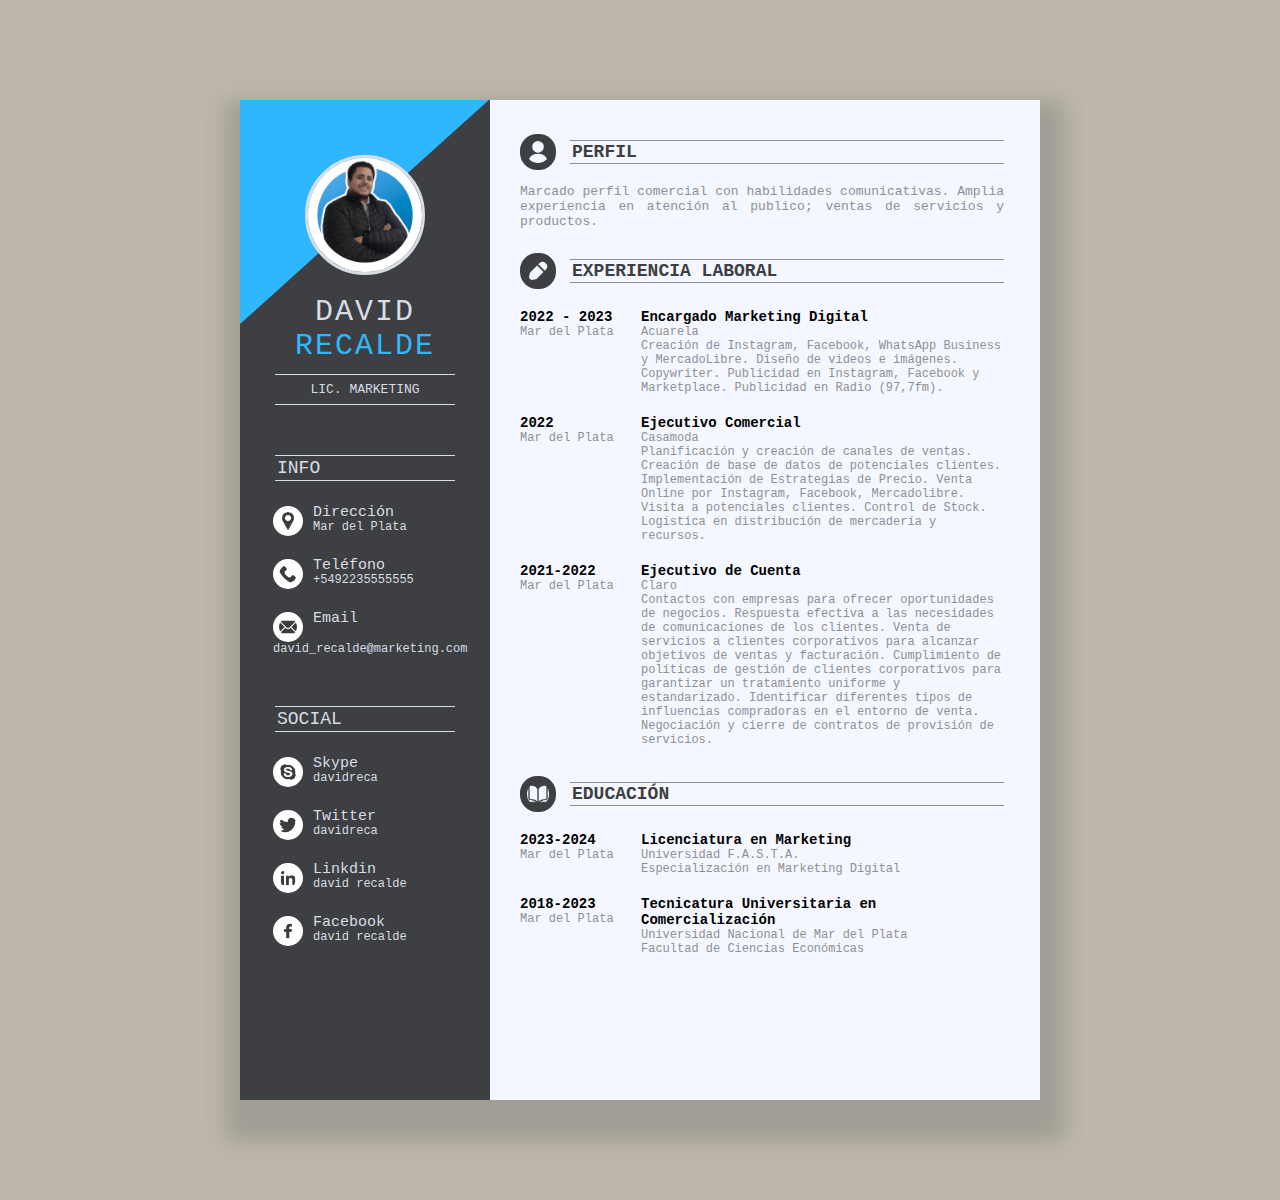
<file: cv/index.html>
<!DOCTYPE html>
<html lang="es">
  <head>
    <meta charset="UTF-8" />
    <meta http-equiv="X-UA-Compatible" content="IE=edge" />
    <meta name="viewport" content="width=device-width, initial-scale=1.0" />
    <title></title>
    <link rel="stylesheet" type="text/css" href="css/style.css" />
  </head>
  <body>
    <div class="resume-box">
      <div class="left-section">
        <div class="profile">
          <img src="image/profile.png" class="profile-img" />
          <div class="blue-box"></div>
        </div>
        <h2 class="name">David <br /><span>Recalde</span></h2>
        <p class="n-p">Lic. Marketing</p>

        <div class="info">
          <p class="heading">Info</p>
          <p class="p1">
            <span class="span1"><img src="image/location.png" /></span
            >Dirección<span>
              <br />
              Mar del Plata</span
            >
          </p>
          <p class="p1">
            <span class="span1"><img src="image/call.png" /></span
            >Teléfono<span> <br />+5492235555555</span>
          </p>
          <p class="p1">
            <span class="span1"><img src="image/mail.png" /></span>Email<span>
              <br />david_recalde@marketing.com</span
            >
          </p>
        </div>

        <div class="info">
          <p class="heading">Social</p>
          <p class="p1">
            <span class="span1"><img src="image/skype.png" /></span>Skype<span>
              <br />davidreca</span
            >
          </p>
          <p class="p1">
            <span class="span1"><img src="image/twitter.png" /></span
            >Twitter<span> <br />davidreca</span>
          </p>
          <p class="p1">
            <span class="span1"><img src="image/linkedin.png" /></span
            >Linkdin<span> <br />david recalde</span>
          </p>
          <p class="p1">
            <span class="span1"><img src="image/facebook.png" /></span
            >Facebook<span> <br />david recalde</span>
          </p>
        </div>
      </div>

      <div class="right-section">
        <div class="right-heading">
          <img src="image/user.png" />
          <p class="p2">Perfil</p>
        </div>
        <p class="p3">
          Marcado perfil comercial con habilidades comunicativas. Amplia
          experiencia en atención al publico; ventas de servicios y productos.
        </p>

        <div class="clearfix"></div>
        <br /><br />
        <div class="right-heading">
          <img src="image/pencil.png" />
          <p class="p2">Experiencia Laboral</p>
        </div>
        <div class="clearfix"></div>
        <div class="lr-box">
          <div class="left">
            <p class="p4">2022 - 2023</p>
            <p class="p5">Mar del Plata</p>
          </div>

          <div class="right">
            <p class="p4">Encargado Marketing Digital</p>
            <p class="p5">Acuarela</p>
            <p class="p5">
              Creación de Instagram, Facebook, WhatsApp Business y MercadoLibre.
              Diseño de videos e imágenes. Copywriter. Publicidad en Instagram,
              Facebook y Marketplace. Publicidad en Radio (97,7fm).
            </p>
          </div>
          <div class="clearfix"></div>
        </div>

        <div class="lr-box">
          <div class="left">
            <p class="p4">2022</p>
            <p class="p5">Mar del Plata</p>
          </div>

          <div class="right">
            <p class="p4">Ejecutivo Comercial</p>
            <p class="p5">Casamoda</p>
            <p class="p5">
              Planificación y creación de canales de ventas. Creación de base de
              datos de potenciales clientes. Implementación de Estrategias de
              Precio. Venta Online por Instagram, Facebook, Mercadolibre. Visita
              a potenciales clientes. Control de Stock. Logística en
              distribución de mercadería y recursos.
            </p>
          </div>
          <div class="clearfix"></div>
        </div>

        <div class="lr-box">
          <div class="left">
            <p class="p4">2021-2022</p>
            <p class="p5">Mar del Plata</p>
          </div>

          <div class="right">
            <p class="p4">Ejecutivo de Cuenta</p>
            <p class="p5">Claro</p>
            <p class="p5">
              Contactos con empresas para ofrecer oportunidades de negocios.
              Respuesta efectiva a las necesidades de comunicaciones de los
              clientes. Venta de servicios a clientes corporativos para alcanzar
              objetivos de ventas y facturación. Cumplimiento de políticas de
              gestión de clientes corporativos para garantizar un tratamiento
              uniforme y estandarizado. Identificar diferentes tipos de
              influencias compradoras en el entorno de venta. Negociación y
              cierre de contratos de provisión de servicios.
            </p>
          </div>
          <div class="clearfix"></div>
        </div>

        <br />
        <div class="right-heading">
          <img src="image/edu.png" />
          <p class="p2">Educación</p>
        </div>
        <div class="clearfix"></div>
        <div class="lr-box">
          <div class="left">
            <p class="p4">2023-2024</p>
            <p class="p5">Mar del Plata</p>
          </div>

          <div class="right">
            <p class="p4">Licenciatura en Marketing</p>
            <p class="p5">Universidad F.A.S.T.A.</p>
            <p class="p5">Especialización en Marketing Digital</p>
          </div>
          <div class="clearfix"></div>
        </div>

        <div class="lr-box">
          <div class="left">
            <p class="p4">2018-2023</p>
            <p class="p5">Mar del Plata</p>
          </div>

          <div class="right">
            <p class="p4">Tecnicatura Universitaria en Comercialización</p>
            <p class="p5">Universidad Nacional de Mar del Plata</p>
            <p class="p5">Facultad de Ciencias Económicas</p>
          </div>
          <div class="clearfix"></div>
        </div>
    </div>
  </body>
</html>
</file>
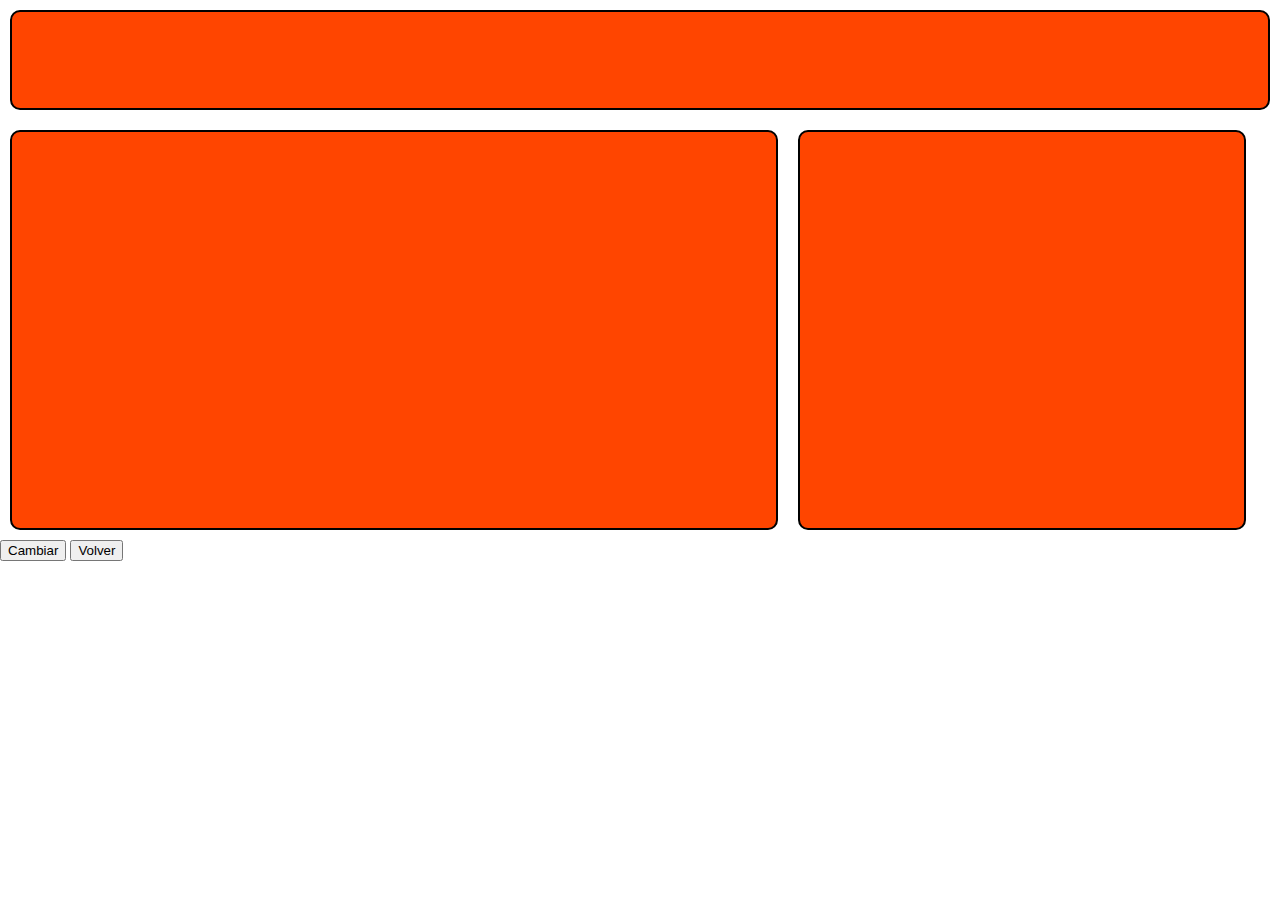
<file: laboratorio11/index.html>
<!DOCTYPE html>
<html lang="en">
<head>
    <meta charset="UTF-8">
    <meta name="viewport" content="width=device-width, initial-scale=1.0">
    <title>javascript</title>
    <link href="./estilos.css" rel="stylesheet">
    <script src="https://cdn.jsdelivr.net/npm/@popperjs/core@2.11.8/dist/umd/popper.min.js" integrity="sha384-I7E8VVD/ismYTF4hNIPjVp/Zjvgyol6VFvRkX/vR+Vc4jQkC+hVqc2pM8ODewa9r" crossorigin="anonymous"></script>
    <script src="https://cdn.jsdelivr.net/npm/bootstrap@5.3.0/dist/js/bootstrap.min.js" integrity="sha384-fbbOQedDUMZZ5KreZpsbe1LCZPVmfTnH7ois6mU1QK+m14rQ1l2bGBq41eYeM/fS" crossorigin="anonymous"></script>
</head>
<body>
    <div class="contenedor" id="contenedor">
        <div class="caja1" id="caja1"></div>
        <div class="caja2" id="caja2"></div>
        <div class="caja3" id="caja3"></div>
    </div>
    <button type="button" id="cambiar">Cambiar</button>
    <button type="button" id="volver">Volver</button>


    <script src="./index.js"></script> 
</body>
</html>
</file>
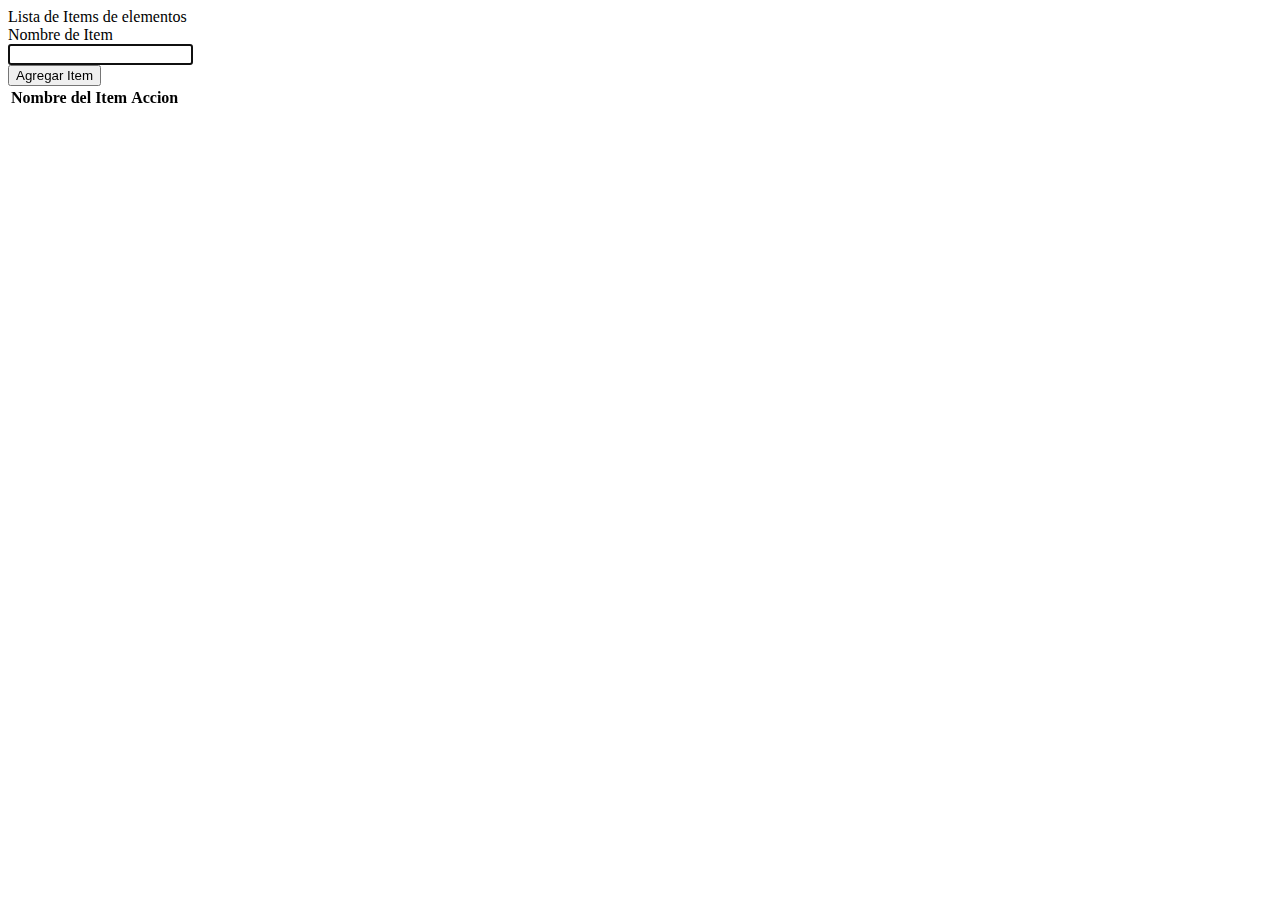
<file: laboratorio12/index.html>
<!DOCTYPE html>
<html lang="Es">
  <head>
    <meta charset="UTF-8" />
    <meta name="viewport" content="width=device-width, initial-scale=1.0" />
    <title>Document</title>
    <link
      href="https://cdn.jsdelivr.net/npm/bootstrap@5.3.0/dist/css/bootstrap.min.css"
      rel="stylesheet"
      integrity="sha384-9ndCyUaIbzAi2FUVXJi0CjmCapSmO7SnpJef0486qhLnuZ2cdeRhO02iuK6FUUVM"
      crossorigin="anonymous"
    />
  </head>
  <body>
    <div class="container">
      <div class="row p-5 m-5">
        <div class="col-12 text-center fs-1 py-3">
          Lista de Items de elementos
        </div>
        <div class="col-4">Nombre de Item</div>
        <div class="col-4">
          <input type="text" name="items" class="form-control" id="inputItem" />
        </div>
        <div class="col-4">
          <button type="button" class="btn btn-dark" id="btnItem">
            Agregar Item
          </button>
        </div>
      </div>

      <div class="row p-5 m-5">
        <div class="col-12">
          <table class="table table-striped">
            <thead>
              <tr>
                <th>Nombre del Item</th>
                <th>Accion</th>
              </tr>
            </thead>
            <tbody id="listItem"></tbody>
          </table>
        </div>
      </div>
    </div>
    <script
      src="https://cdn.jsdelivr.net/npm/bootstrap@5.3.0/dist/js/bootstrap.bundle.min.js"
      integrity="sha384-geWF76RCwLtnZ8qwWowPQNguL3RmwHVBC9FhGdlKrxdiJJigb/j/68SIy3Te4Bkz"
      crossorigin="anonymous"
    ></script>
    <script src="./index.js"></script>
  </body>
</html>
</file>
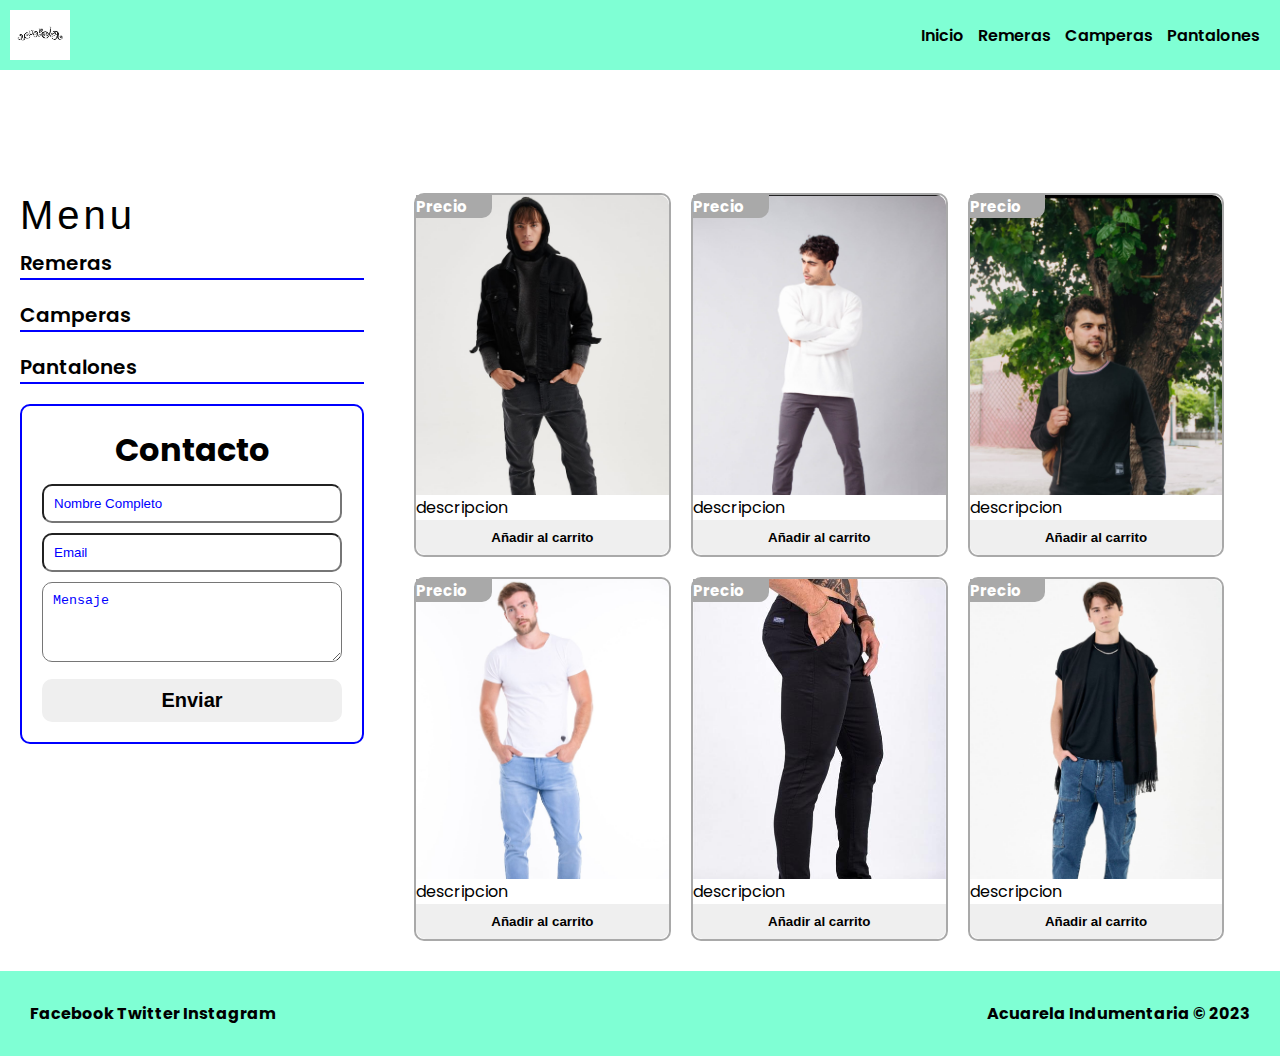
<file: laboratorio3/index.html>
<!DOCTYPE html>
<html lang="es">
  <head>
    <meta charset="UTF-8" />
    <meta http-equiv="X-UA-Compatible" content="IE=edge" />
    <meta name="viewport" content="width=device-width, initial-scale=1.0" />
    <title>Acuarela Indumentaria</title>
    <link rel="stylesheet" href="../laboratorio3/style.css" />
    <link rel="preconnect" href="https://fonts.googleapis.com" />
    <link rel="preconnect" href="https://fonts.gstatic.com" crossorigin />
    <link
      href="https://fonts.googleapis.com/css2?family=Poppins:wght@100&display=swap"
      rel="stylesheet"
    />
  </head>
  <body>
    <div>
      <header>
        <div class="logo">
          <img src="img/logo.png" alt="Logo de Acuarela" />
        </div>
        <nav>
          <a href="#">Inicio</a>
          <a href="#">Remeras</a>
          <a href="#">Camperas</a>
          <a href="#">Pantalones</a>
        </nav>
      </header>
      <aside>
        <p>Menu</p>
        <nav>
          <ul>
            <li><a href="#">Remeras</a></li>
            <li><a href="#">Camperas</a></li>
            <li><a href="#">Pantalones</a></li>
          </ul>
        </nav>
        <form>
          <h1>Contacto</h1>
          <input type="text" placeholder="Nombre Completo" />
          <input type="email" placeholder="Email" />
          <textarea placeholder="Mensaje"></textarea>
          <button>Enviar</button>
        </form>
      </aside>
      <main>
        <section>
          <div class="card">
            <div class="card-imagen"><p>Precio</p></div>
            <div class="description">descripcion</div>
            <button>Añadir al carrito</button>
          </div>
          <div class="card">
            <div class="card-imagen1"><p>Precio</p></div>
            <div class="description">descripcion</div>
            <button>Añadir al carrito</button>
          </div>
          <div class="card">
            <div class="card-imagen2"><p>Precio</p></div>
            <div class="description">descripcion</div>
            <button>Añadir al carrito</button>
          </div>
          <div class="card">
            <div class="card-imagen3"><p>Precio</p></div>
            <div class="description">descripcion</div>
            <button>Añadir al carrito</button>
          </div>
          <div class="card">
            <div class="card-imagen4"><p>Precio</p></div>
            <div class="description">descripcion</div>
            <button>Añadir al carrito</button>
          </div>
          <div class="card">
            <div class="card-imagen5"><p>Precio</p></div>
            <div class="description">descripcion</div>
            <button>Añadir al carrito</button>
          </div>
        </section>
      </main>
      <footer>
        <div>
          <a href="#">Facebook</a>
          <a href="#">Twitter</a>
          <a href="#">Instagram</a>
          <span>Acuarela Indumentaria &copy; 2023</span>
        </div>
      </footer>
    </div>
  </body>
</html>
</file>
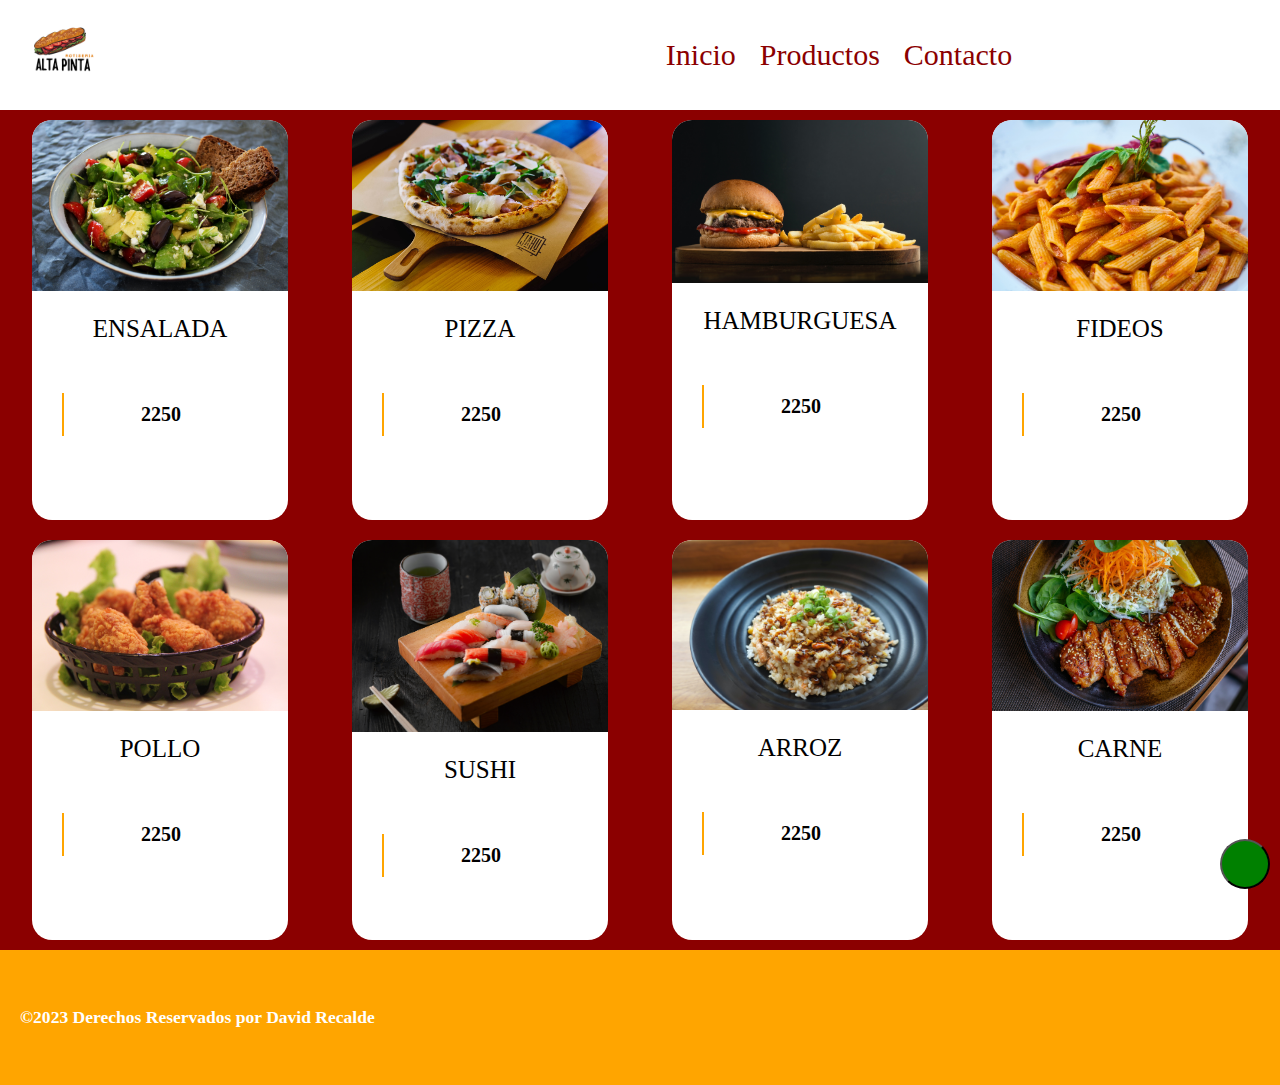
<file: laboratorio4/index.html>
<!DOCTYPE html>
<html lang="en">
  <head>
    <meta charset="UTF-8" />
    <meta name="viewport" content="width=device-width, initial-scale=1.0" />
    <title>Document</title>
    <link rel="stylesheet" href="style.css" />
    <link
      rel="stylesheet"
      href="https://cdnjs.cloudflare.com/ajax/libs/font-awesome/6.4.0/css/all.min.css"
      integrity="sha512-iecdLmaskl7CVkqkXNQ/ZH/XLlvWZOJyj7Yy7tcenmpD1ypASozpmT/E0iPtmFIB46ZmdtAc9eNBvH0H/ZpiBw=="
      crossorigin="anonymous"
      referrerpolicy="no-referrer"
    />
  </head>
  <body>
    <header>
      <div class="logo">
        <img src="../laboratorio4/imagenes/logo.png" alt="logo" />
      </div>
      <nav>
        <ul>
          <li><a>Inicio</a></li>
          <li><a>Productos</a></li>
          <li><a>Contacto</a></li>
        </ul>
      </nav>
    </header>
    <main>
      <div class="card">
        <div class="image">
          <img src="./imagenes/image2.jpg" alt="image" />
        </div>
        <div class="tittle">ENSALADA</div>
        <div class="price">
          2250
          <div class="cart">
            <i class="fa-solid fa-cart-shopping">Add Cart</i>
          </div>
        </div>
      </div>

      <div class="card">
        <div class="image">
          <img src="./imagenes/image1.jpg" alt="image" />
        </div>
        <div class="tittle">PIZZA</div>
        <div class="price">
          2250
          <div class="cart">
            <i class="fa-solid fa-cart-shopping">Add Cart</i>
          </div>
        </div>
      </div>

      <div class="card">
        <div class="image">
          <img src="./imagenes/image3.jpg" alt="image" />
        </div>
        <div class="tittle">HAMBURGUESA</div>
        <div class="price">
          2250
          <div class="cart">
            <i class="fa-solid fa-cart-shopping">Add Cart</i>
          </div>
        </div>
      </div>

      <div class="card">
        <div class="image">
          <img src="./imagenes/image4.jpg" alt="image" />
        </div>
        <div class="tittle">FIDEOS</div>
        <div class="price">
          2250
          <div class="cart">
            <i class="fa-solid fa-cart-shopping">Add Cart</i>
          </div>
        </div>
      </div>

      <div class="card">
        <div class="image">
          <img src="./imagenes/image5.jpg" alt="image" />
        </div>
        <div class="tittle">POLLO</div>
        <div class="price">
          2250
          <div class="cart">
            <i class="fa-solid fa-cart-shopping">Add Cart</i>
          </div>
        </div>
      </div>

      <div class="card">
        <div class="image">
          <img src="./imagenes/image6.jpg" alt="image" />
        </div>
        <div class="tittle">SUSHI</div>
        <div class="price">
          2250
          <div class="cart">
            <i class="fa-solid fa-cart-shopping">Add Cart</i>
          </div>
        </div>
      </div>

      <div class="card">
        <div class="image">
          <img src="./imagenes/image7.jpg" alt="image" />
        </div>
        <div class="tittle">ARROZ</div>
        <div class="price">
          2250
          <div class="cart">
            <i class="fa-solid fa-cart-shopping">Add Cart</i>
          </div>
        </div>
      </div>

      <div class="card">
        <div class="image">
          <img src="./imagenes/image8.jpg" alt="image" />
        </div>
        <div class="tittle">CARNE</div>
        <div class="price">
          2250
          <div class="cart">
            <i class="fa-solid fa-cart-shopping">Add Cart</i>
          </div>
        </div>
      </div>
    </main>
    <footer>
      <div class="contenedor">
        <h3>&copy;2023 Derechos Reservados por David Recalde</h3>
      </div>
      <div class="redes">
        <i class="fa-brands fa-square-facebook"></i>
        <i class="fa-brands fa-linkedin"></i>
        <i class="fa-brands fa-square-instagram"></i>
      </div>
    </footer>
    <div class="flotante">
      <button><i class="fa-brands fa-whatsapp"></i></button>
    </div>
  </body>
</html>
</file>
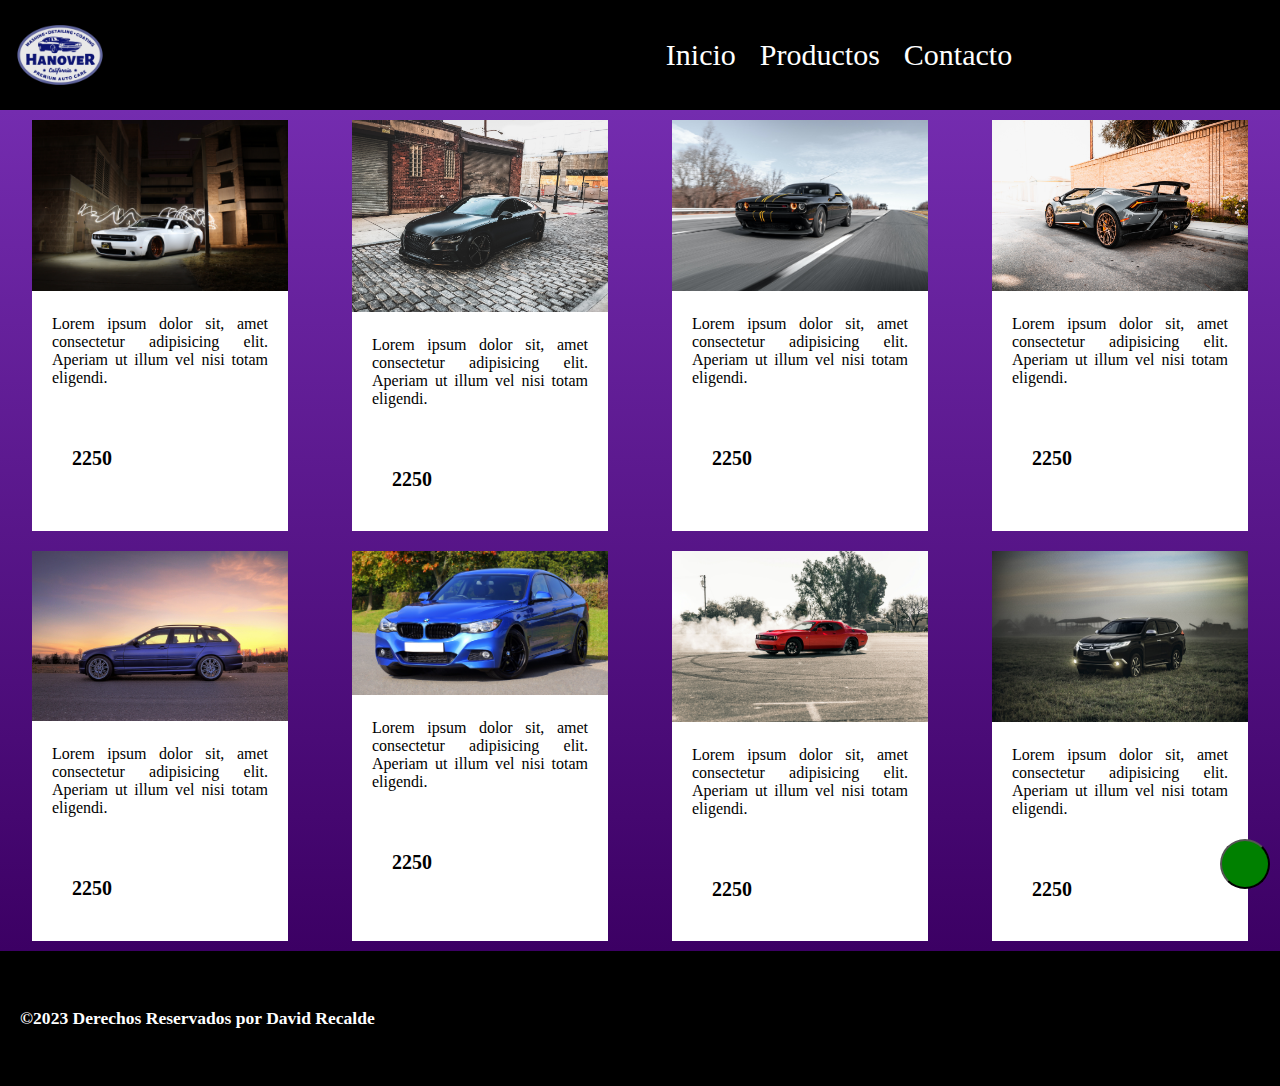
<file: laboratorio5/index.html>
<!DOCTYPE html>
<html lang="en">
  <head>
    <meta charset="UTF-8" />
    <meta name="viewport" content="width=device-width, initial-scale=1.0" />
    <title>Document</title>
    <link rel="stylesheet" href="style.css" />
    <link
      rel="stylesheet"
      href="https://cdnjs.cloudflare.com/ajax/libs/font-awesome/6.4.0/css/all.min.css"
      integrity="sha512-iecdLmaskl7CVkqkXNQ/ZH/XLlvWZOJyj7Yy7tcenmpD1ypASozpmT/E0iPtmFIB46ZmdtAc9eNBvH0H/ZpiBw=="
      crossorigin="anonymous"
      referrerpolicy="no-referrer"
    />
  </head>
  <body>
    <header>
      <div class="logo">
        <img src="../laboratorio5/imagenes/logo.png" alt="logo" />
      </div>
      <nav>
        <ul>
          <li><a>Inicio</a></li>
          <li><a>Productos</a></li>
          <li><a>Contacto</a></li>
        </ul>
      </nav>
    </header>
    <main>
      <div class="card">
        <div class="image">
          <img src="./imagenes/image2.jpg" alt="image" />
        </div>
        <div class="description">
          Lorem ipsum dolor sit, amet consectetur adipisicing elit. Aperiam ut
          illum vel nisi totam eligendi.
        </div>
        <div class="price">
          <p>2250</p>
          <div class="cart">
            <i class="fa-solid fa-cart-shopping">Add Cart</i>
          </div>
        </div>
      </div>

      <div class="card">
        <div class="image">
          <img src="./imagenes/image1.jpg" alt="image" />
        </div>
        <div class="description">
          Lorem ipsum dolor sit, amet consectetur adipisicing elit. Aperiam ut
          illum vel nisi totam eligendi.
        </div>
        <div class="price">
          <p>2250</p>
          <div class="cart">
            <i class="fa-solid fa-cart-shopping">Add Cart</i>
          </div>
        </div>
      </div>

      <div class="card">
        <div class="image">
          <img src="./imagenes/image3.jpg" alt="image" />
        </div>
        <div class="description">
          Lorem ipsum dolor sit, amet consectetur adipisicing elit. Aperiam ut
          illum vel nisi totam eligendi.
        </div>
        <div class="price">
          <p>2250</p>
          <div class="cart">
            <i class="fa-solid fa-cart-shopping">Add Cart</i>
          </div>
        </div>
      </div>

      <div class="card">
        <div class="image">
          <img src="./imagenes/image4.jpg" alt="image" />
        </div>
        <div class="description">
          Lorem ipsum dolor sit, amet consectetur adipisicing elit. Aperiam ut
          illum vel nisi totam eligendi.
        </div>
        <div class="price">
          <p>2250</p>
          <div class="cart">
            <i class="fa-solid fa-cart-shopping">Add Cart</i>
          </div>
        </div>
      </div>

      <div class="card">
        <div class="image">
          <img src="./imagenes/image5.jpg" alt="image" />
        </div>
        <div class="description">
          Lorem ipsum dolor sit, amet consectetur adipisicing elit. Aperiam ut
          illum vel nisi totam eligendi.
        </div>
        <div class="price">
          <p>2250</p>
          <div class="cart">
            <i class="fa-solid fa-cart-shopping">Add Cart</i>
          </div>
        </div>
      </div>

      <div class="card">
        <div class="image">
          <img src="./imagenes/image6.jpg" alt="image" />
        </div>
        <div class="description">
          Lorem ipsum dolor sit, amet consectetur adipisicing elit. Aperiam ut
          illum vel nisi totam eligendi.
        </div>
        <div class="price">
          <p>2250</p>
          <div class="cart">
            <i class="fa-solid fa-cart-shopping">Add Cart</i>
          </div>
        </div>
      </div>

      <div class="card">
        <div class="image">
          <img src="./imagenes/image7.jpg" alt="image" />
        </div>
        <div class="description">
          Lorem ipsum dolor sit, amet consectetur adipisicing elit. Aperiam ut
          illum vel nisi totam eligendi.
        </div>
        <div class="price">
          <p>2250</p>
          <div class="cart">
            <i class="fa-solid fa-cart-shopping">Add Cart</i>
          </div>
        </div>
      </div>

      <div class="card">
        <div class="image">
          <img src="./imagenes/image8.jpg" alt="image" />
        </div>
        <div class="description">
          Lorem ipsum dolor sit, amet consectetur adipisicing elit. Aperiam ut
          illum vel nisi totam eligendi.
        </div>
        <div class="price">
          <p>2250</p>
          <div class="cart">
            <i class="fa-solid fa-cart-shopping">Add Cart</i>
          </div>
        </div>
      </div>
    </main>
    <footer>
      <div class="contenedor">
        <h3>&copy;2023 Derechos Reservados por David Recalde</h3>
      </div>
      <div class="redes">
        <i class="fa-brands fa-square-facebook"></i>
        <i class="fa-brands fa-linkedin"></i>
        <i class="fa-brands fa-square-instagram"></i>
      </div>
    </footer>
    <div class="flotante">
      <button><i class="fa-brands fa-whatsapp"></i></button>
    </div>
  </body>
</html>
</file>
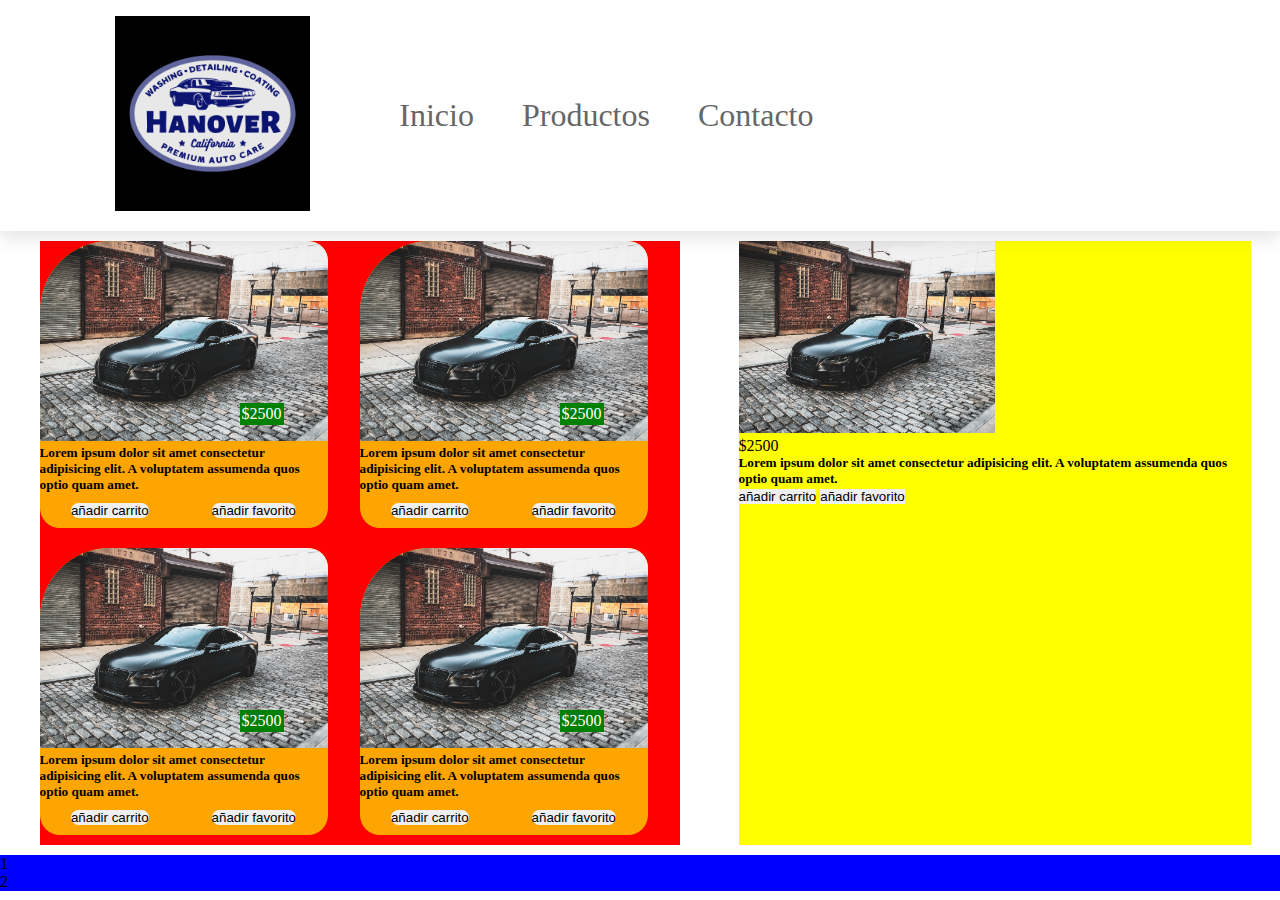
<file: laboratorio6/index.html>
<!DOCTYPE html>
<html lang="en">
  <head>
    <meta charset="UTF-8" />
    <meta name="viewport" content="width=device-width, initial-scale=1.0" />
    <title>TITULO</title>
    <link href="../laboratorio6/style.css" rel="stylesheet" />
    <link
      rel="stylesheet"
      href="https://cdnjs.cloudflare.com/ajax/libs/font-awesome/6.4.0/css/all.min.css"
      integrity="sha512-iecdLmaskl7CVkqkXNQ/ZH/XLlvWZOJyj7Yy7tcenmpD1ypASozpmT/E0iPtmFIB46ZmdtAc9eNBvH0H/ZpiBw=="
      crossorigin="anonymous"
      referrerpolicy="no-referrer"
    />
    <link rel="preconnect" href="https://fonts.googleapis.com" />
    <link rel="preconnect" href="https://fonts.gstatic.com" crossorigin />
    <link
      href="https://fonts.googleapis.com/css2?family=Open+Sans:wght@300&family=Rokkitt:wght@100&display=swap"
      rel="stylesheet"
    />
  </head>
  <body>
    <div class="container">
      <header>
        <i href="#" class="logo"><img src="./imagenes/logo.png" /></i>
        <nav>
          <a href="#">Inicio</a>
          <a href="#">Productos</a>
          <a href="#">Contacto</a>
        </nav>
        <div class="icons">
          <a href="#" class="fa-solid fa-heart"></a>
          <a href="#" class="fa-solid fa-cart-shopping"></a>
          <a href="#" class="fa-solid fa-user"></a>
        </div>
      </header>
      <main>
        <div class="productos">
          <div class="cardcontainer">
            <div class="card">
              <div class="imagen">
                <img src="imagenes/image1.jpg" />
                <p>$2500</p>
              </div>
              <div class="desciption">
                <h5>
                  Lorem ipsum dolor sit amet consectetur adipisicing elit. A
                  voluptatem assumenda quos optio quam amet.
                </h5>
              </div>
              <div class="botones">
                <button>añadir carrito</button>
                <button>añadir favorito</button>
              </div>
            </div>
            <div class="card">
              <div class="imagen">
                <img src="imagenes/image1.jpg" />
                <p>$2500</p>
              </div>
              <div class="desciption">
                <h5>
                  Lorem ipsum dolor sit amet consectetur adipisicing elit. A
                  voluptatem assumenda quos optio quam amet.
                </h5>
              </div>
              <div class="botones">
                <button>añadir carrito</button>
                <button>añadir favorito</button>
              </div>
            </div>
            <div class="card">
              <div class="imagen">
                <img src="imagenes/image1.jpg" />
                <p>$2500</p>
              </div>
              <div class="desciption">
                <h5>
                  Lorem ipsum dolor sit amet consectetur adipisicing elit. A
                  voluptatem assumenda quos optio quam amet.
                </h5>
              </div>
              <div class="botones">
                <button>añadir carrito</button>
                <button>añadir favorito</button>
              </div>
            </div>
            <div class="card">
              <div class="imagen">
                <img src="imagenes/image1.jpg" />
                <p>$2500</p>
              </div>
              <div class="desciption">
                <h5>
                  Lorem ipsum dolor sit amet consectetur adipisicing elit. A
                  voluptatem assumenda quos optio quam amet.
                </h5>
              </div>
              <div class="botones">
                <button>añadir carrito</button>
                <button>añadir favorito</button>
              </div>
            </div>
          </div>
          <div class="cardgrande">
            <div class="card">
              <div class="imagen">
                <img src="imagenes/image1.jpg" />
                <p>$2500</p>
              </div>
              <div class="desciption">
                <h5>
                  Lorem ipsum dolor sit amet consectetur adipisicing elit. A
                  voluptatem assumenda quos optio quam amet.
                </h5>
              </div>
              <div class="botones">
                <button>añadir carrito</button>
                <button>añadir favorito</button>
              </div>
            </div>
          </div>
        </div>
        <div class="galeria"></div>
      </main>
      <footer>
        <div>1</div>
        <div>2</div>
      </footer>
    </div>
  </body>
</html>
</file>
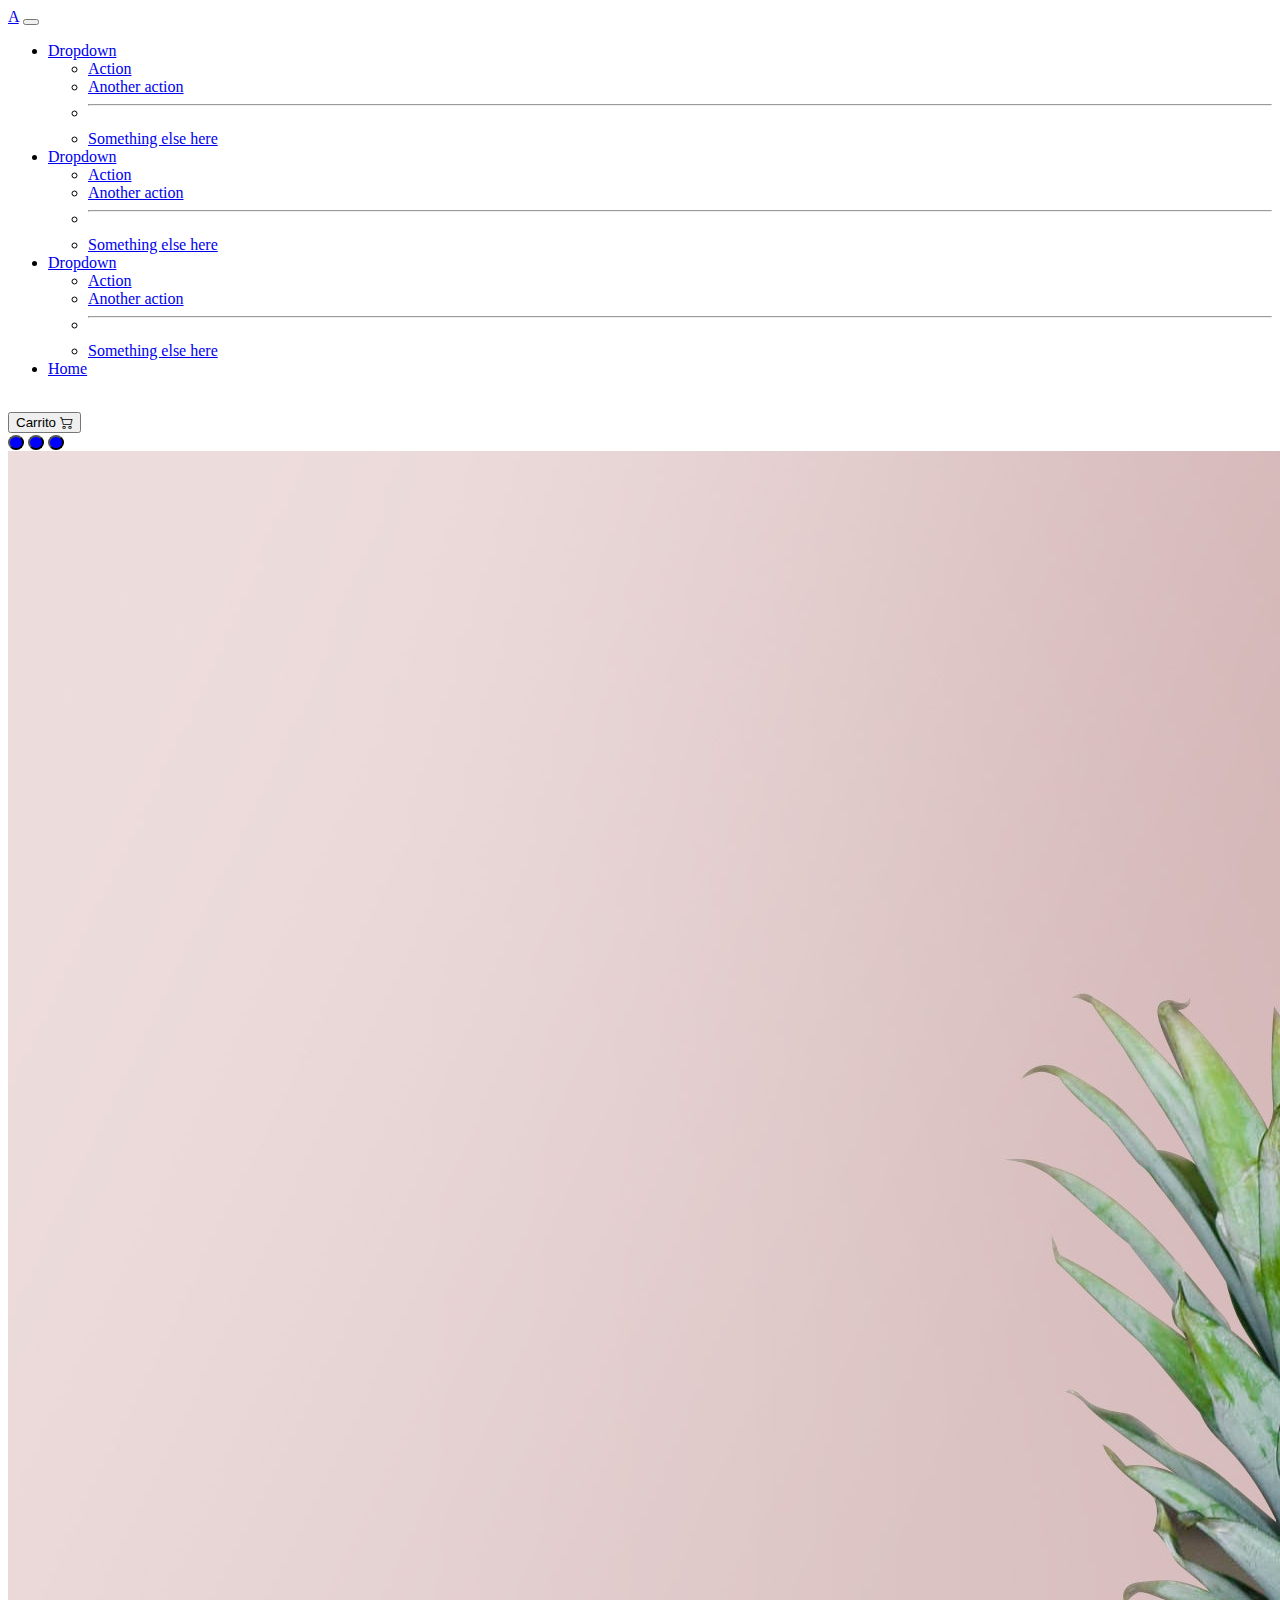
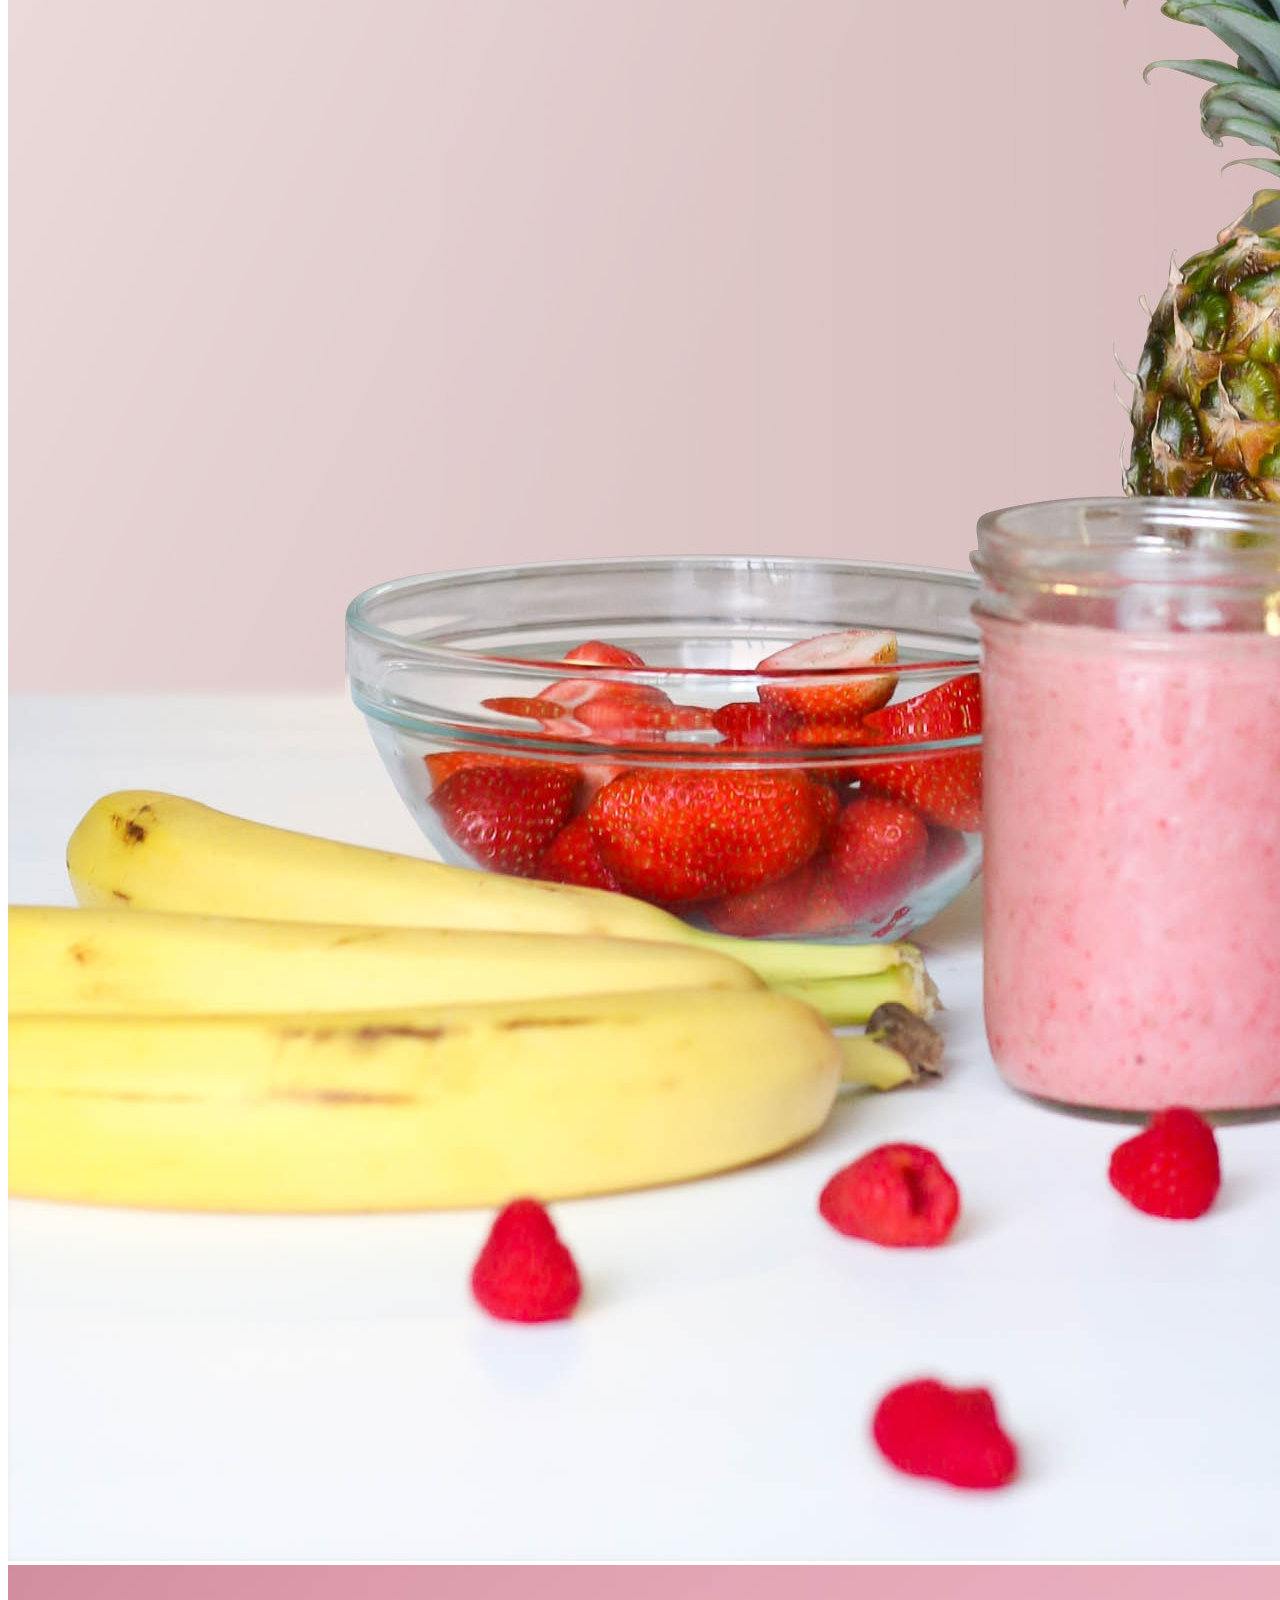
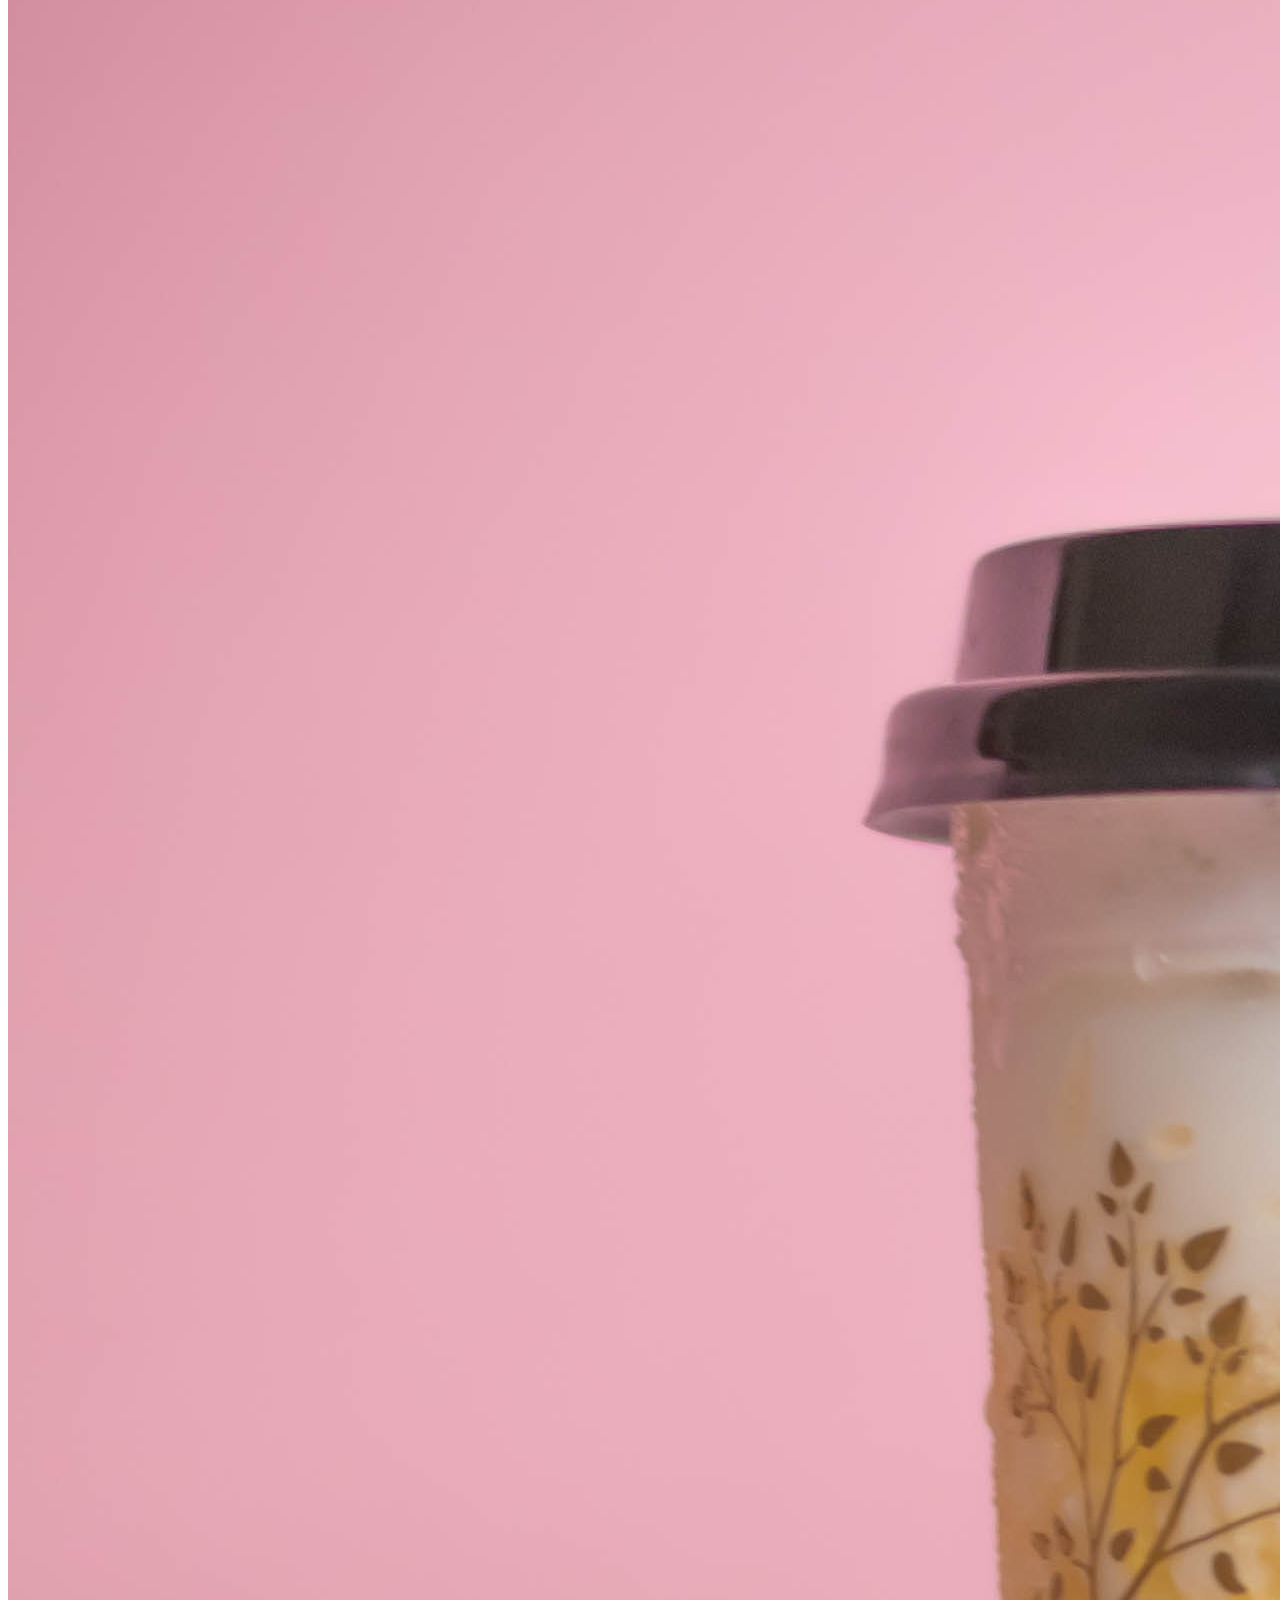
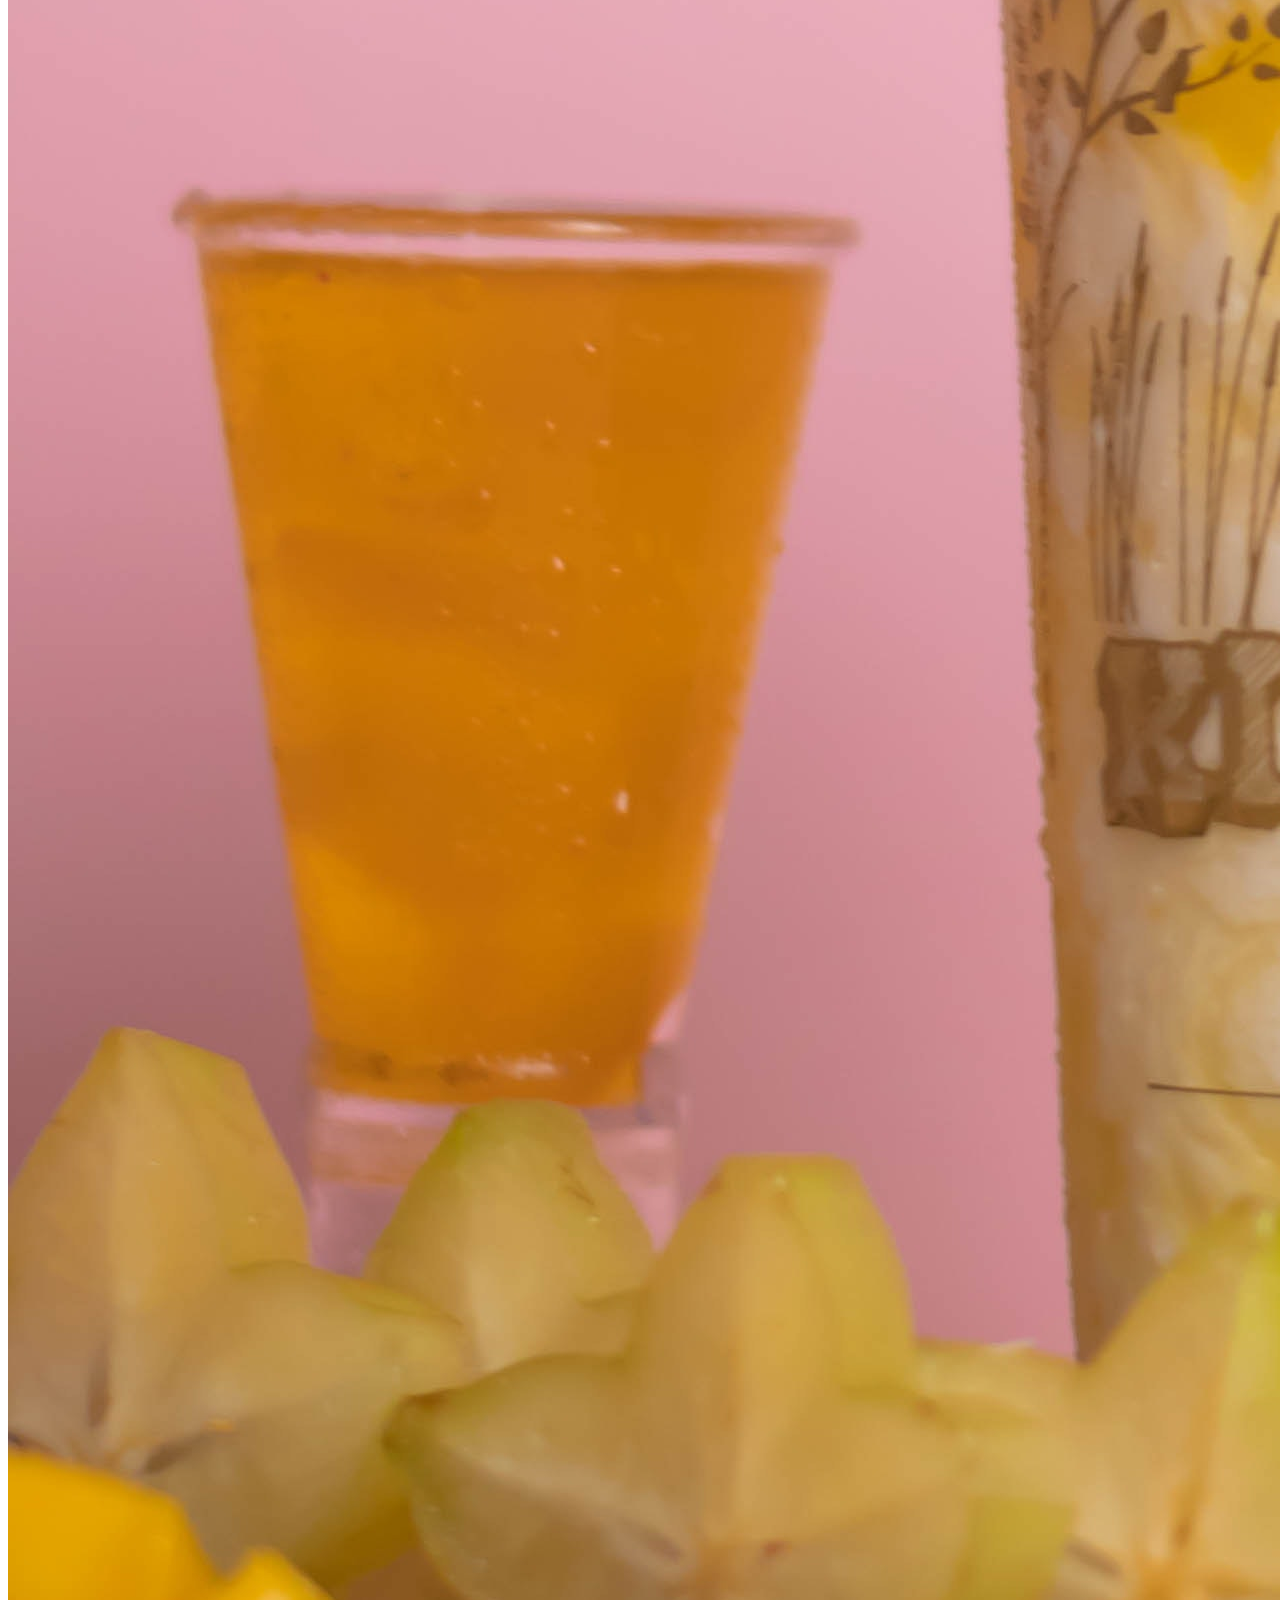
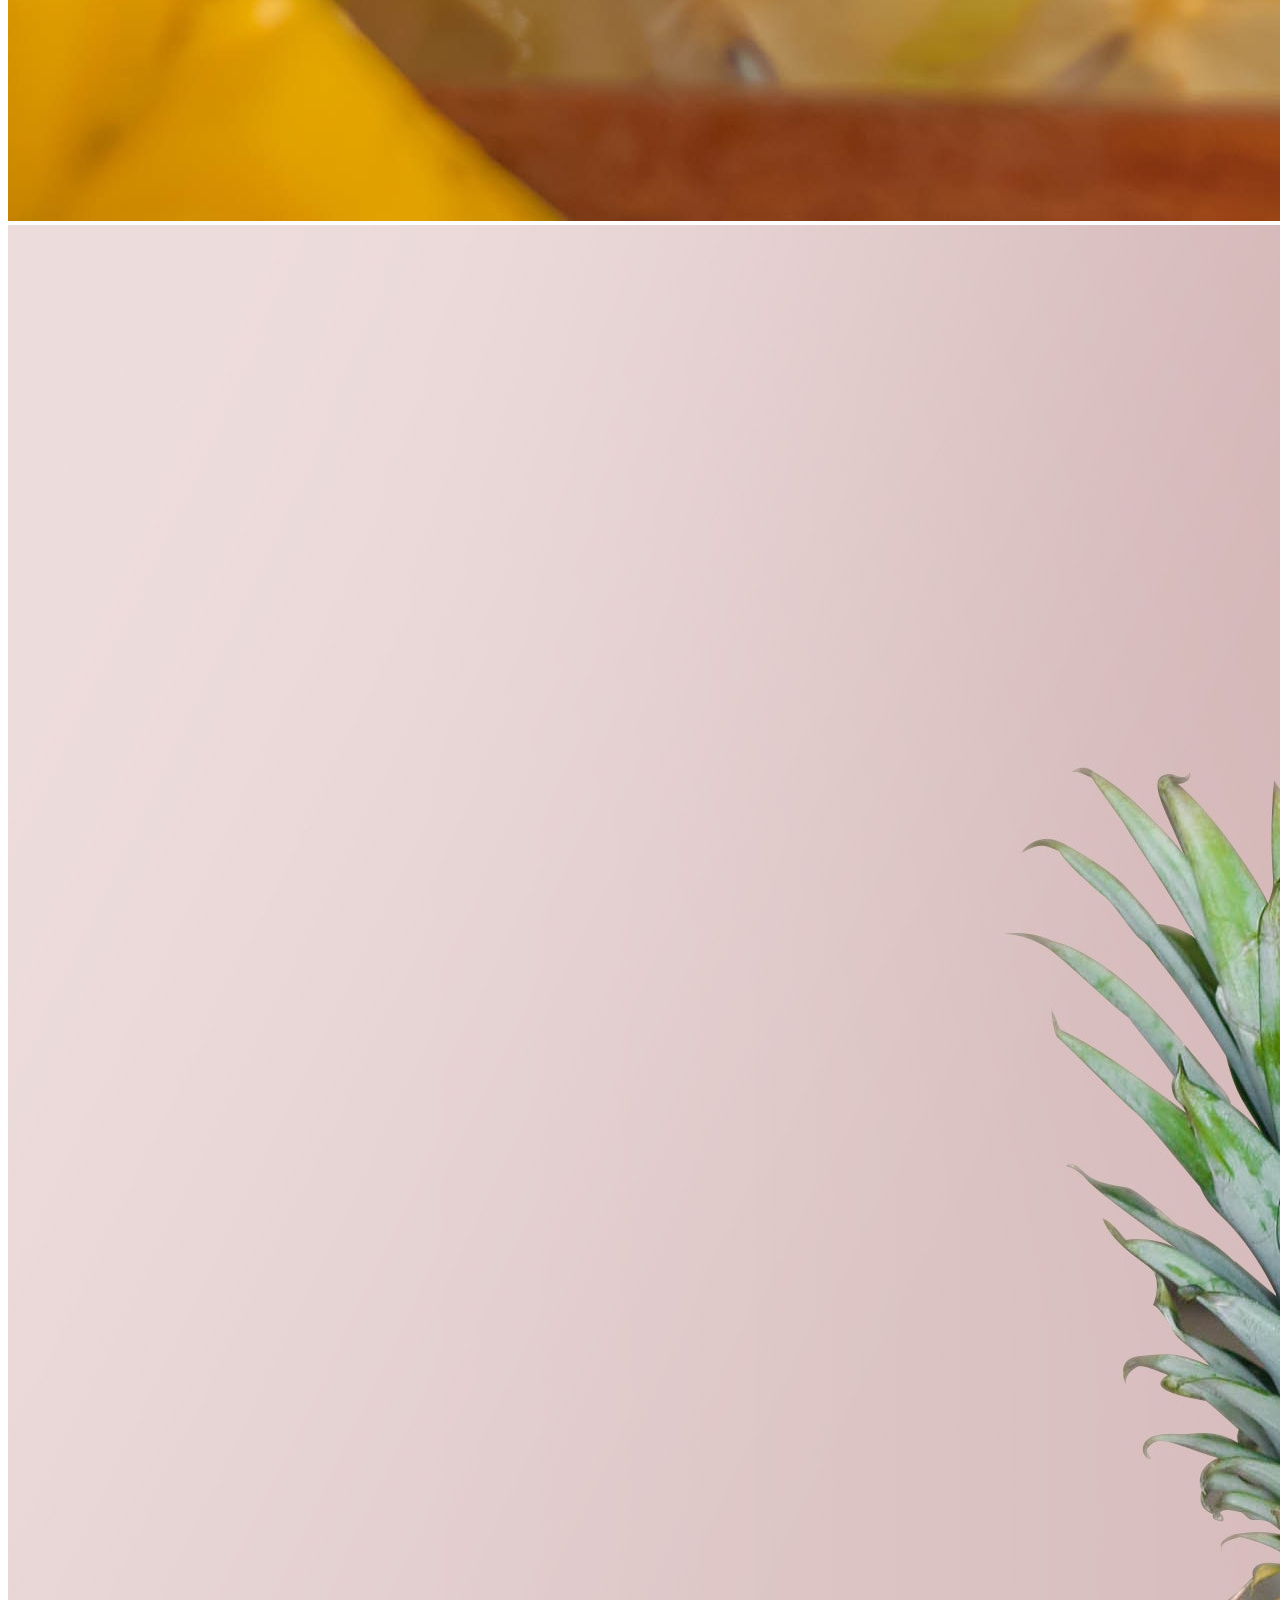
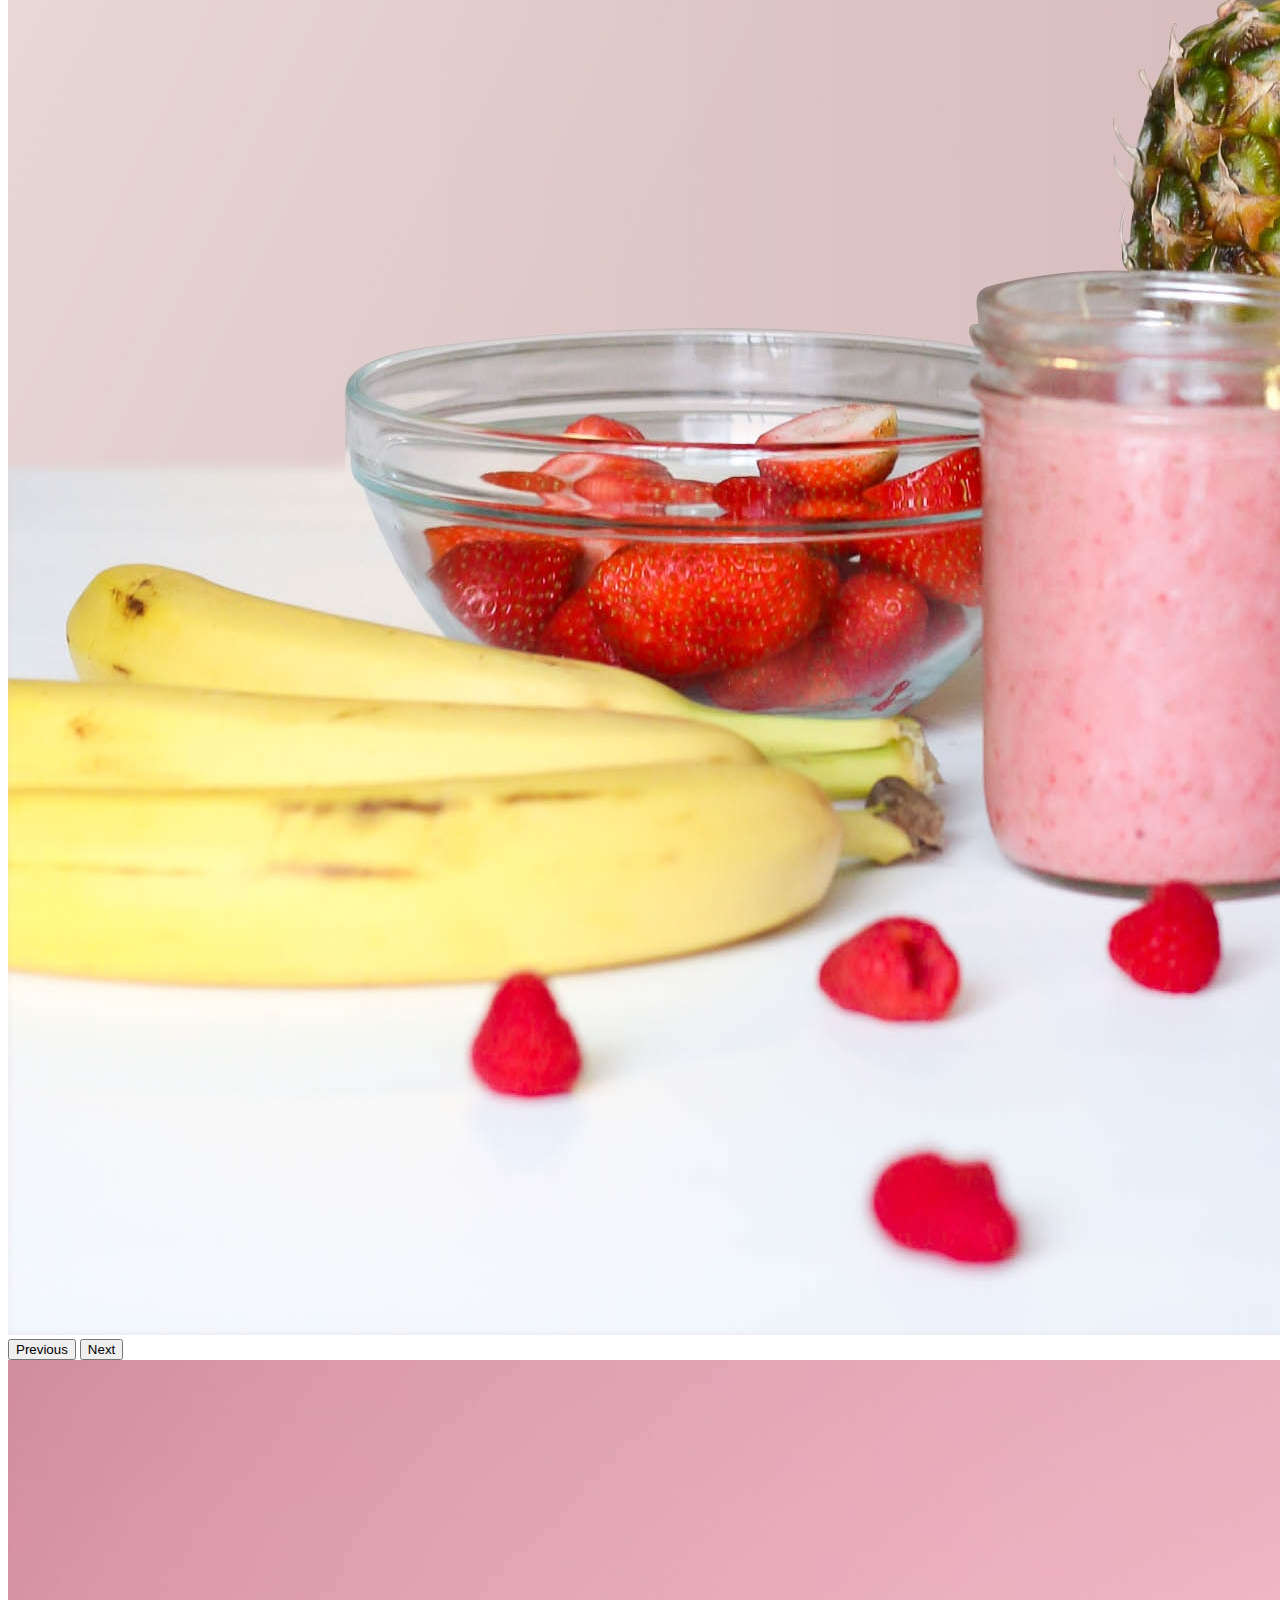
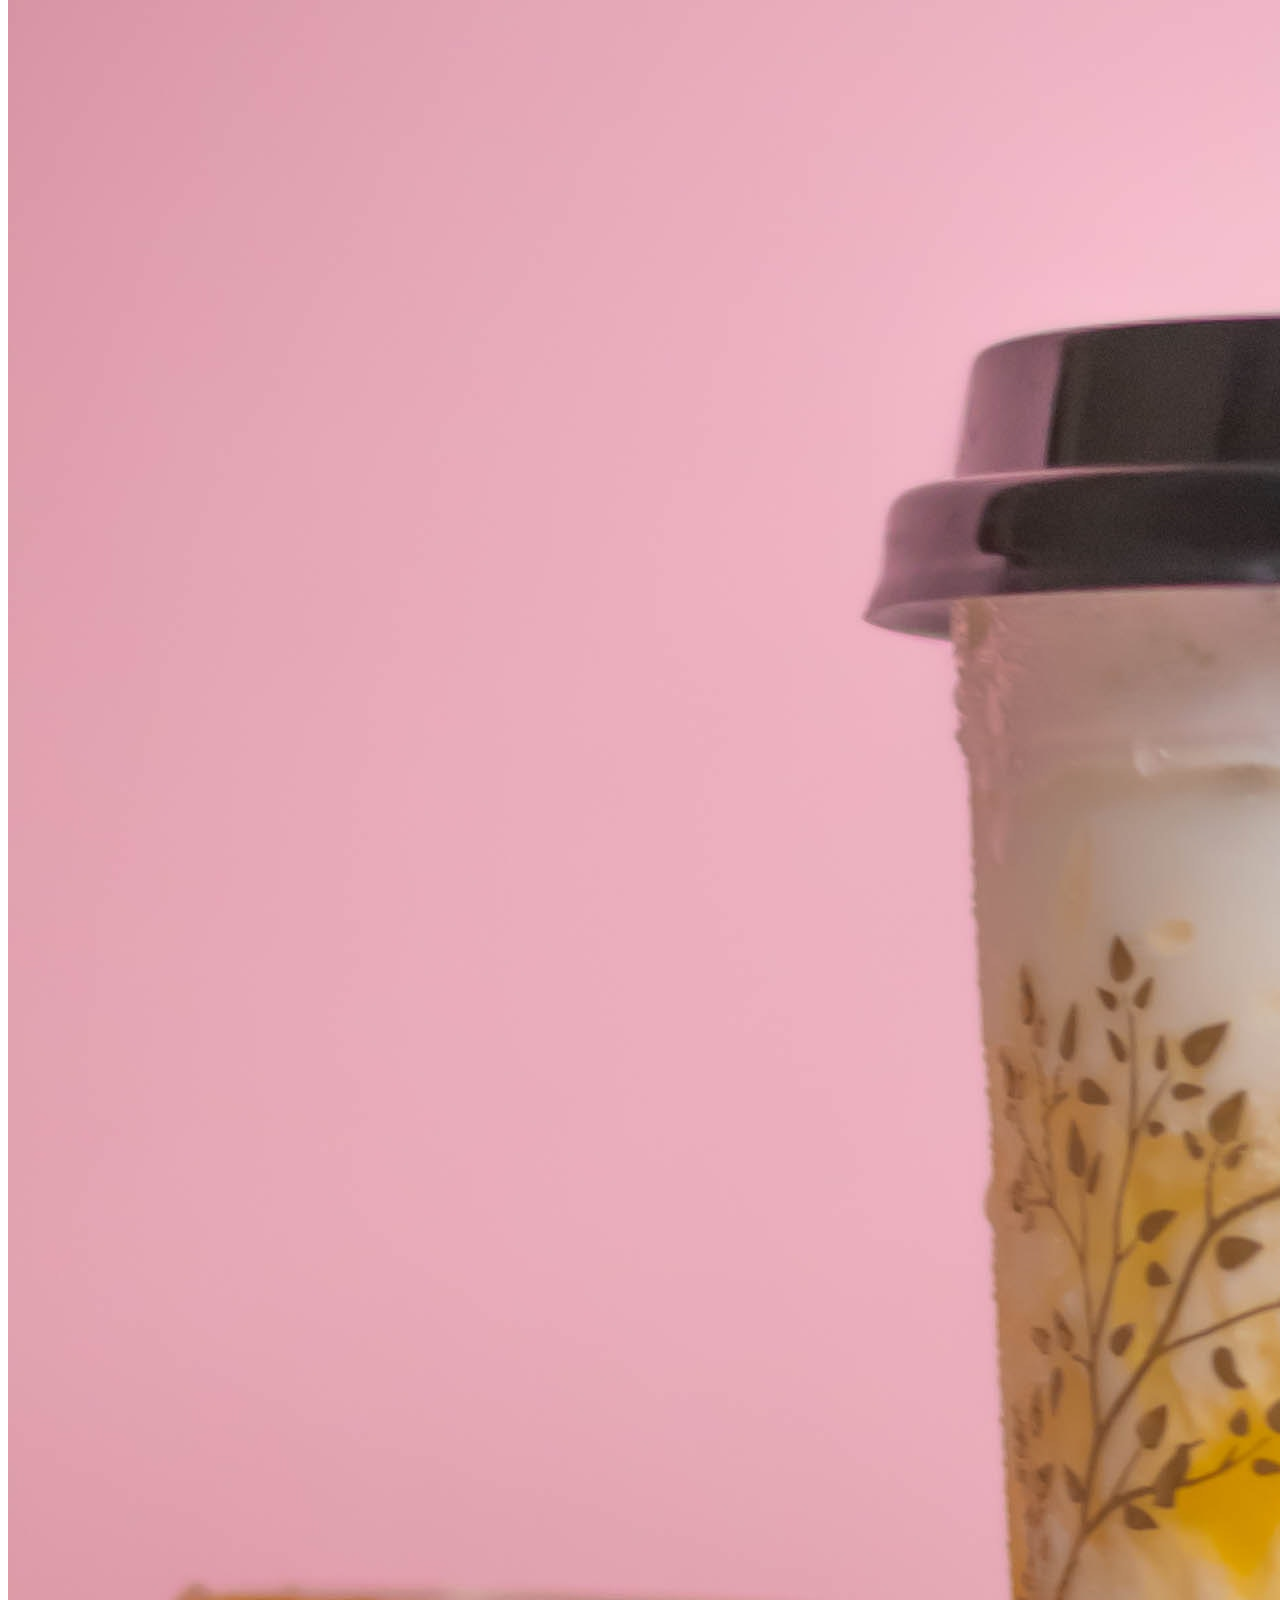
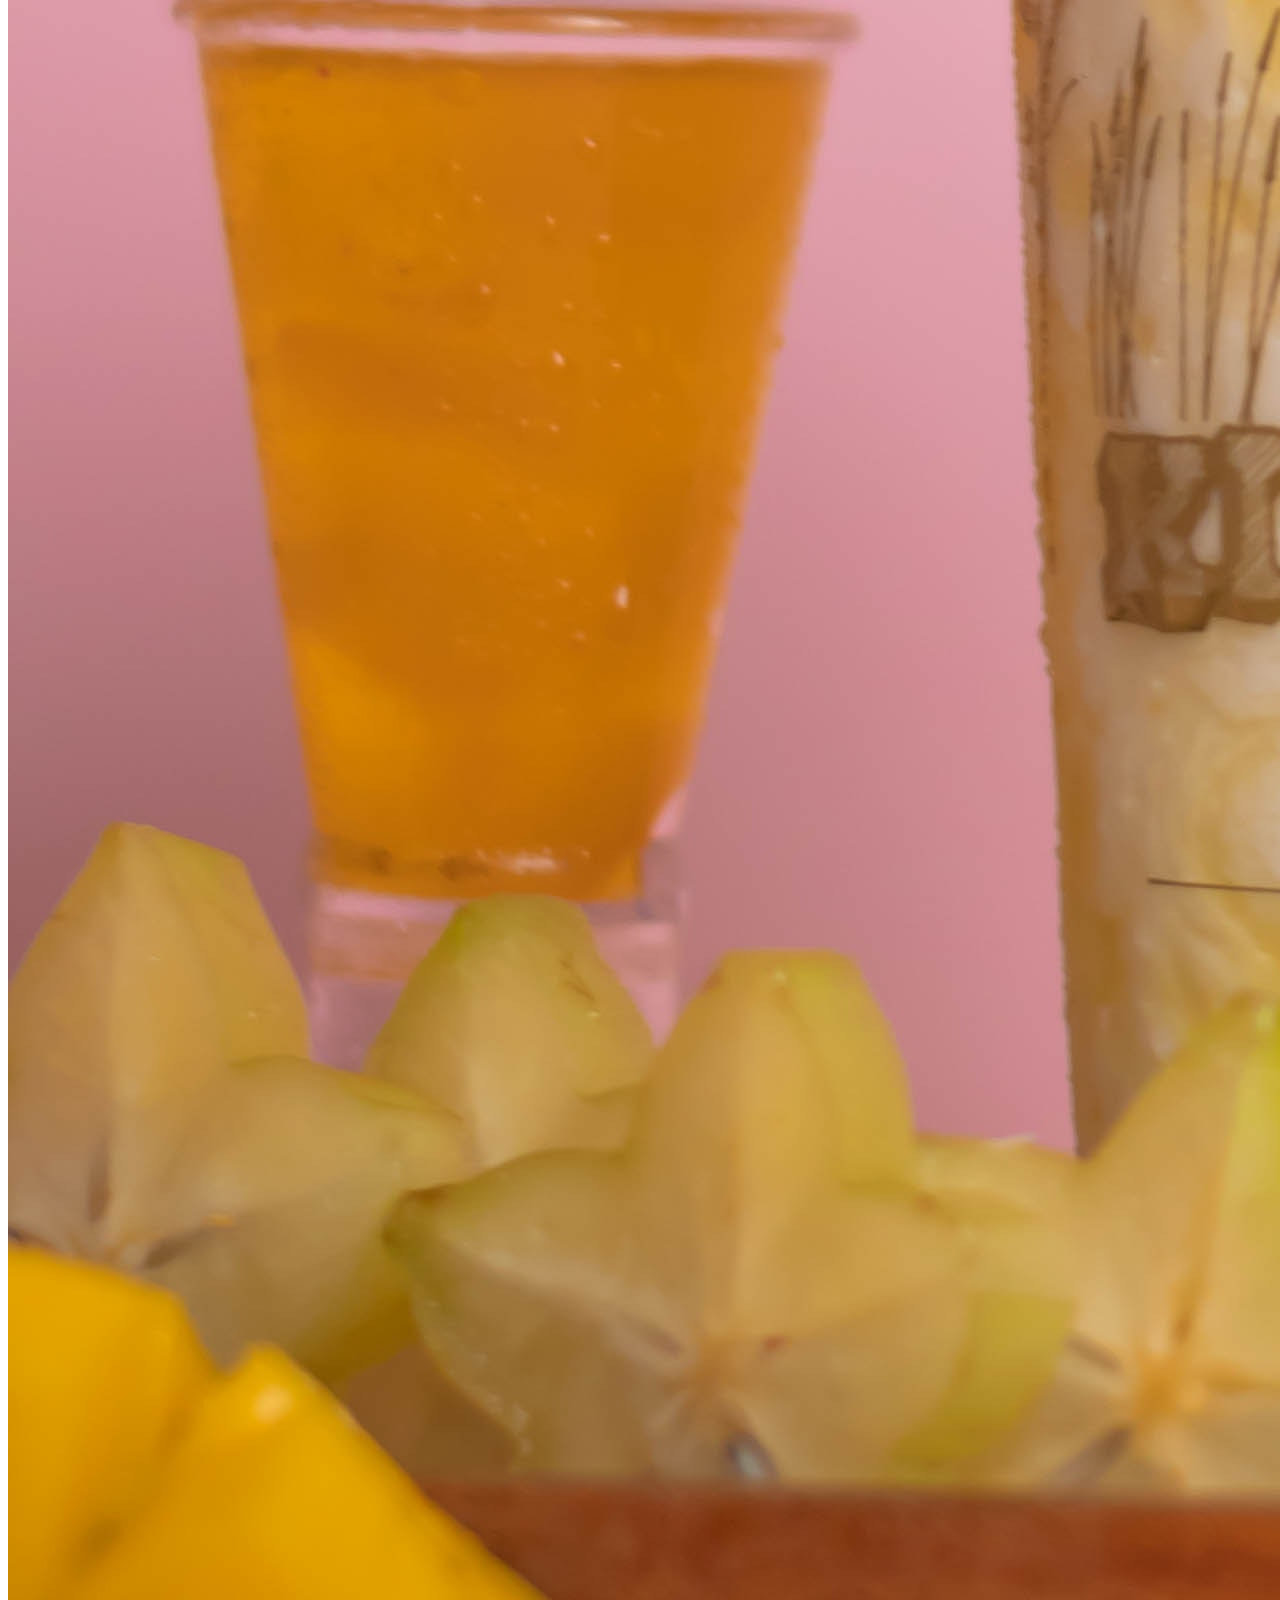
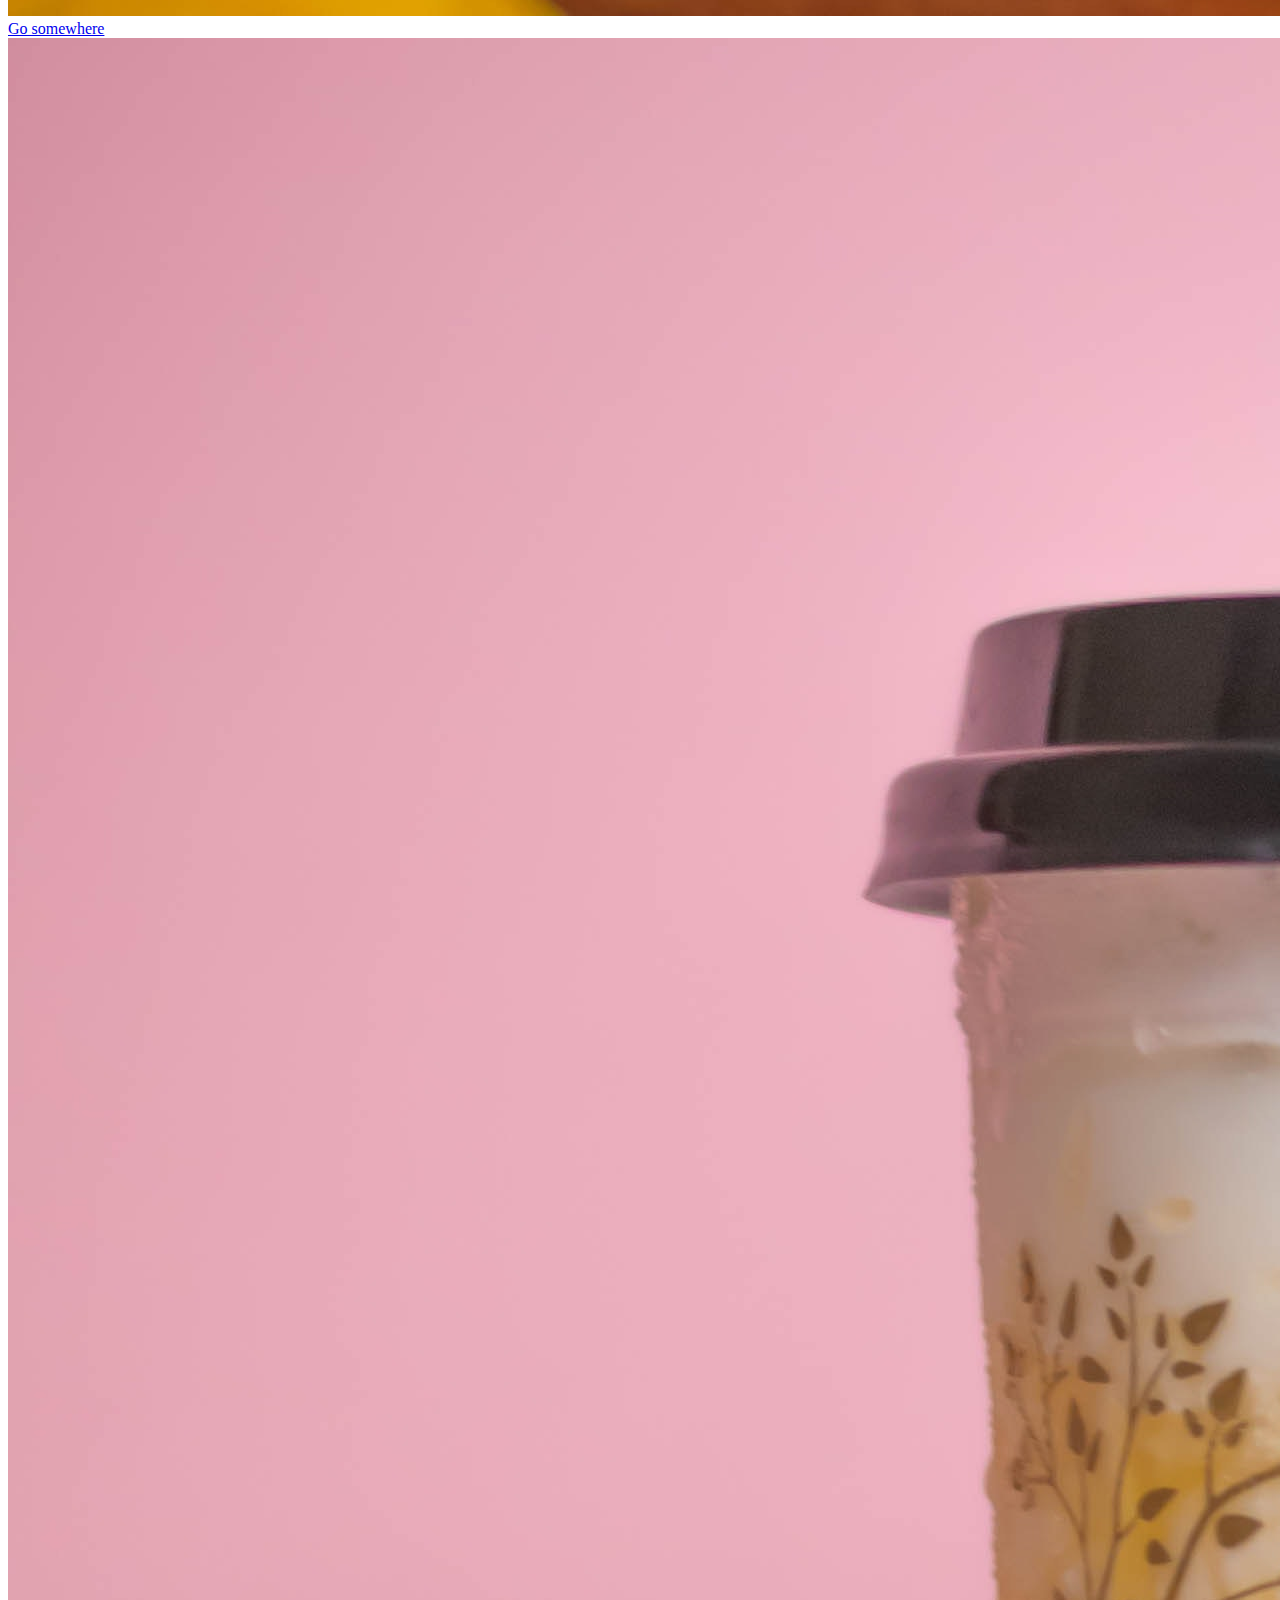
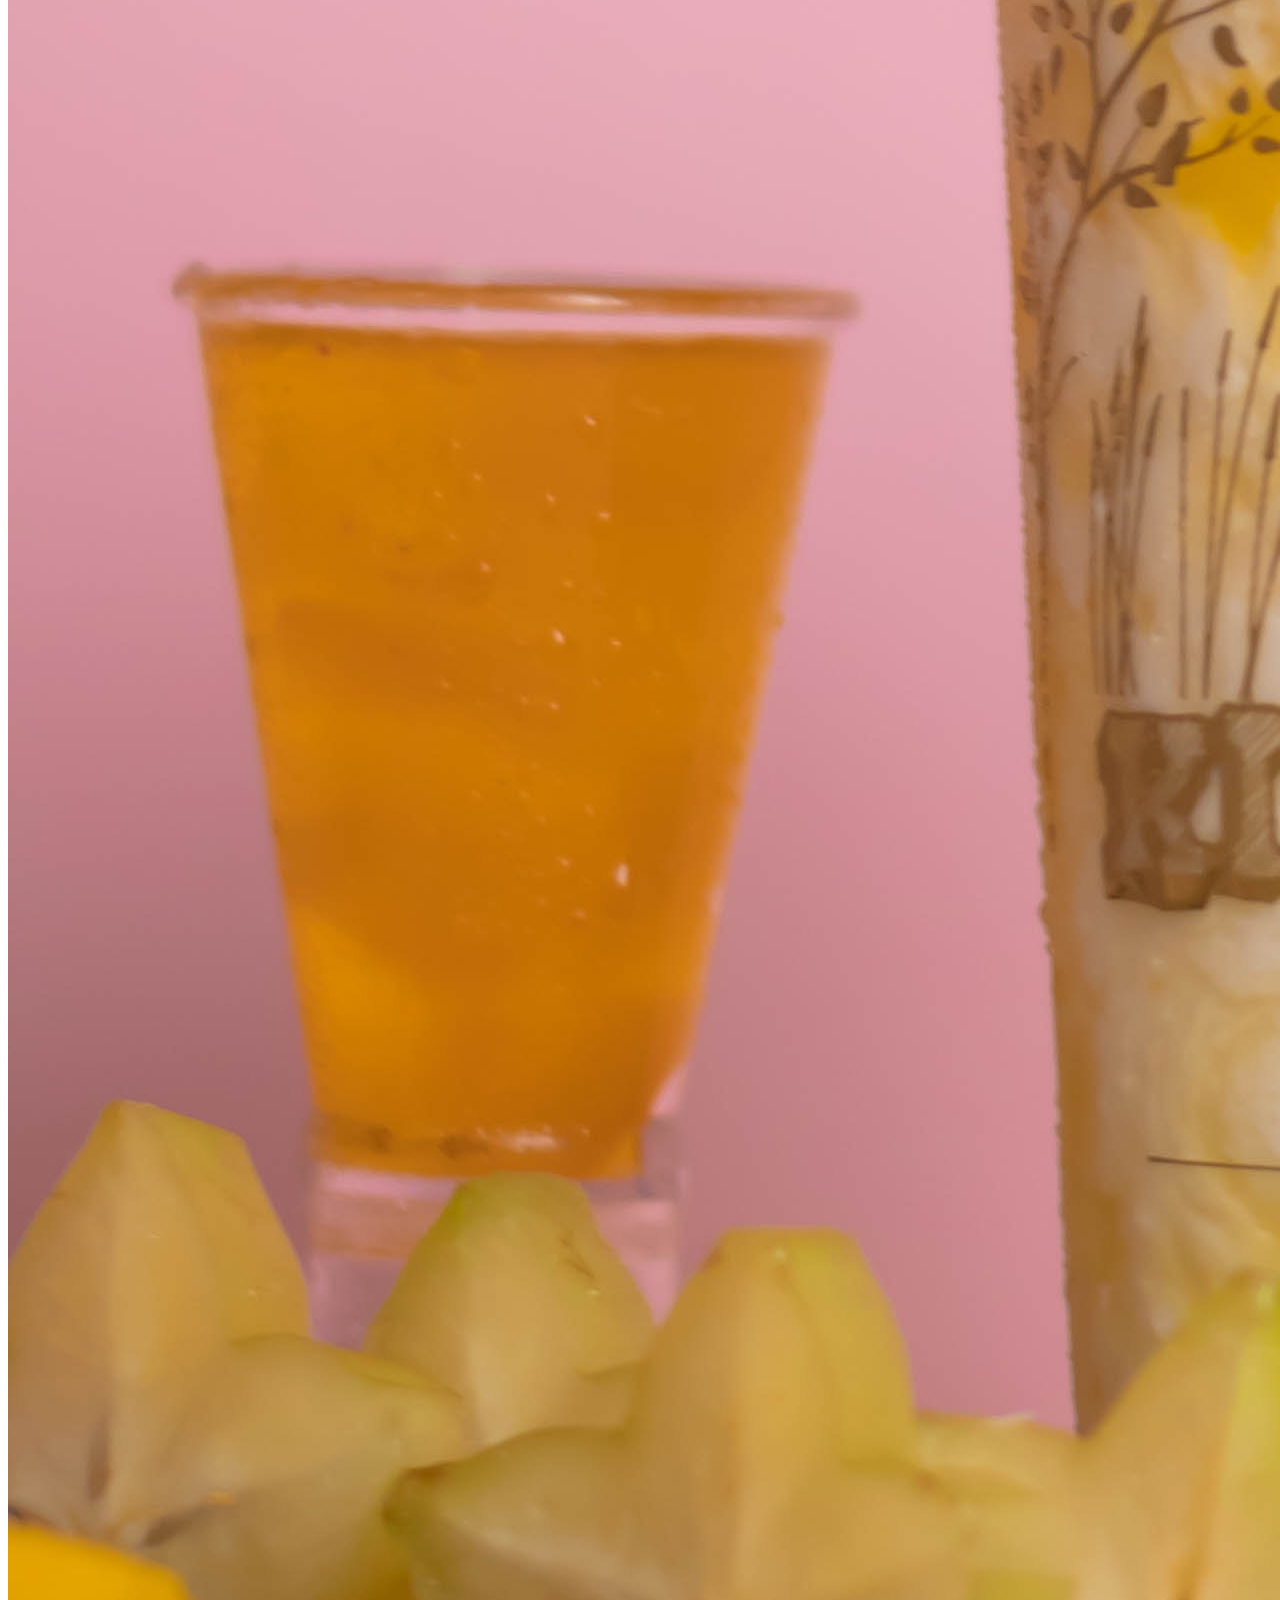
<file: laboratorio9/index.html>
<!DOCTYPE html>
<html lang="en">
  <head>
    <meta charset="utf-8" />
    <meta name="viewport" content="width=device-width, initial-scale=1" />
    <title>Bootstrap demo</title>
    <link
      href="https://cdn.jsdelivr.net/npm/bootstrap@5.3.0/dist/css/bootstrap.min.css"
      rel="stylesheet"
      integrity="sha384-9ndCyUaIbzAi2FUVXJi0CjmCapSmO7SnpJef0486qhLnuZ2cdeRhO02iuK6FUUVM"
      crossorigin="anonymous"
    />
    <link rel="stylesheet" href="style.css" />
    <link
      rel="stylesheet"
      href="https://cdnjs.cloudflare.com/ajax/libs/font-awesome/6.4.0/css/all.min.css"
      integrity="sha512-iecdLmaskl7CVkqkXNQ/ZH/XLlvWZOJyj7Yy7tcenmpD1ypASozpmT/E0iPtmFIB46ZmdtAc9eNBvH0H/ZpiBw=="
      crossorigin="anonymous"
      referrerpolicy="no-referrer"
    />
    <link
      rel="stylesheet"
      href="https://cdn.jsdelivr.net/npm/bootstrap-icons@1.10.5/font/bootstrap-icons.css"
    />
  </head>
  <body class="container-fluid">
    <header class="container-fluid">
      <nav class="navbar navbar-expand-lg bg-body-tertiary">
        <div class="container-fluid">
          <a class="navbar-brand" href="#">A</a>
          <button
            class="navbar-toggler"
            type="button"
            data-bs-toggle="collapse"
            data-bs-target="#navbarSupportedContent"
            aria-controls="navbarSupportedContent"
            aria-expanded="false"
            aria-label="Toggle navigation"
          >
            <span class="navbar-toggler-icon"></span>
          </button>
          <div class="collapse navbar-collapse" id="navbarSupportedContent">
            <ul class="navbar-nav me-auto mb-2 mb-lg-0">
              <li class="nav-item dropdown">
                <a
                  class="nav-link dropdown-toggle border-start"
                  href="#"
                  role="button"
                  data-bs-toggle="dropdown"
                  aria-expanded="false"
                >
                  Dropdown
                </a>
                <ul class="dropdown-menu">
                  <li><a class="dropdown-item" href="#">Action</a></li>
                  <li><a class="dropdown-item" href="#">Another action</a></li>
                  <li><hr class="dropdown-divider" /></li>
                  <li>
                    <a class="dropdown-item" href="#">Something else here</a>
                  </li>
                </ul>
              </li>
              <li class="nav-item dropdown">
                <a
                  class="nav-link dropdown-toggle border-start"
                  href="#"
                  role="button"
                  data-bs-toggle="dropdown"
                  aria-expanded="false"
                >
                  Dropdown
                </a>
                <ul class="dropdown-menu">
                  <li><a class="dropdown-item" href="#">Action</a></li>
                  <li><a class="dropdown-item" href="#">Another action</a></li>
                  <li><hr class="dropdown-divider" /></li>
                  <li>
                    <a class="dropdown-item" href="#">Something else here</a>
                  </li>
                </ul>
              </li>
              <li class="nav-item dropdown">
                <a
                  class="nav-link dropdown-toggle border-start"
                  href="#"
                  role="button"
                  data-bs-toggle="dropdown"
                  aria-expanded="false"
                >
                  Dropdown
                </a>
                <ul class="dropdown-menu">
                  <li><a class="dropdown-item" href="#">Action</a></li>
                  <li><a class="dropdown-item" href="#">Another action</a></li>
                  <li><hr class="dropdown-divider" /></li>
                  <li>
                    <a class="dropdown-item" href="#">Something else here</a>
                  </li>
                </ul>
              </li>
              <li class="nav-item">
                <a
                  class="nav-link active border border-top-0 border-bottom-0"
                  aria-current="page"
                  href="#"
                  >Home</a
                >
              </li>
              <i class="fa-solid fa-magnifying-glass" id="lupa"></i>
            </ul>
            <button type="button" class="btn btn-primary rounded-pill">
              Carrito
              <i class="bi bi-cart2 p-l-10"></i>
            </button>
          </div>
        </div>
      </nav>
    </header>

    <div class="row">
      <div class="col-6">
        <div id="carouselExampleIndicators" class="carousel slide">
          <div class="carousel-indicators">
            <button
              type="button"
              data-bs-target="#carouselExampleIndicators"
              data-bs-slide-to="0"
              class="active"
              aria-current="true"
              aria-label="Slide 1"
            ></button>
            <button
              type="button"
              data-bs-target="#carouselExampleIndicators"
              data-bs-slide-to="1"
              aria-label="Slide 2"
            ></button>
            <button
              type="button"
              data-bs-target="#carouselExampleIndicators"
              data-bs-slide-to="2"
              aria-label="Slide 3"
            ></button>
          </div>
          <div class="carousel-inner h-auto">
            <div class="carousel-item active w-100">
              <img src="img/1.jpg" class="d-block img-fluid" alt="..." />
            </div>
            <div class="carousel-item w-100">
              <img src="img/2.jpg" class="d-block img-fluid" alt="..." />
            </div>
            <div class="carousel-item w-100">
              <img src="img/1.jpg" class="d-block img-fluid" alt="..." />
            </div>
          </div>
          <button
            class="carousel-control-prev"
            type="button"
            data-bs-target="#carouselExampleIndicators"
            data-bs-slide="prev"
          >
            <span class="carousel-control-prev-icon" aria-hidden="true"></span>
            <span class="visually-hidden">Previous</span>
          </button>
          <button
            class="carousel-control-next"
            type="button"
            data-bs-target="#carouselExampleIndicators"
            data-bs-slide="next"
          >
            <span class="carousel-control-next-icon" aria-hidden="true"></span>
            <span class="visually-hidden">Next</span>
          </button>
        </div>
      </div>
      <div class="col-6">
        <div class="row">
          <div class="col-4">
            <div class="card card-height">
              <img src="img/2.jpg" class="card-img-top" alt="..." />
              <a href="#" class="btn btn-secondary d-none rounded-pill"
                >Go somewhere</a
              >
            </div>
          </div>
          <div class="col-4">
            <div class="card card-height">
              <img src="img/2.jpg" class="card-img-top" alt="..." />
              <a href="#" class="btn btn-secondary d-none rounded-pill"
                >Go somewhere</a
              >
            </div>
          </div>
          <div class="col-4">
            <div class="card card-height">
              <img src="img/2.jpg" class="card-img-top" alt="..." />
              <a href="#" class="btn btn-secondary d-none rounded-pill"
                >Go somewhere</a
              >
            </div>
          </div>
          <div class="col-4">
            <div class="card card-height">
              <img src="img/2.jpg" class="card-img-top" alt="..." />
              <a href="#" class="btn btn-secondary d-none rounded-pill"
                >Go somewhere</a
              >
            </div>
          </div>
          <div class="col-4">
            <div class="card card-height">
              <img src="img/2.jpg" class="card-img-top" alt="..." />
              <a href="#" class="btn btn-secondary d-none rounded-pill"
                >Go somewhere</a
              >
            </div>
          </div>
          <div class="col-4">
            <div class="card card-height">
              <img src="img/2.jpg" class="card-img-top" alt="..." />
              <a href="#" class="btn btn-secondary d-none rounded-pill"
                >Go somewhere</a
              >
            </div>
          </div>
        </div>
      </div>
    </div>
    <!--REDES SOCIALES-->
    <div class="redesSociales position-fixed start-0">
      <ul>
        <li>
          <a href=""><i class="fa-brands fa-facebook"></i></a>
        </li>
        <li>
          <a href=""><i class="fa-brands fa-whatsapp"></i></a>
        </li>
        <li>
          <a href=""><i class="fa-brands fa-instagram"></i></a>
        </li>
        <li>
          <a href=""><i class="fa-brands fa-tiktok"></i></a>
        </li>
      </ul>
    </div>
    <script
      src="https://cdn.jsdelivr.net/npm/@popperjs/core@2.11.8/dist/umd/popper.min.js"
      integrity="sha384-I7E8VVD/ismYTF4hNIPjVp/Zjvgyol6VFvRkX/vR+Vc4jQkC+hVqc2pM8ODewa9r"
      crossorigin="anonymous"
    ></script>
    <script
      src="https://cdn.jsdelivr.net/npm/bootstrap@5.3.0/dist/js/bootstrap.min.js"
      integrity="sha384-fbbOQedDUMZZ5KreZpsbe1LCZPVmfTnH7ois6mU1QK+m14rQ1l2bGBq41eYeM/fS"
      crossorigin="anonymous"
    ></script>
  </body>
</html>
</file>
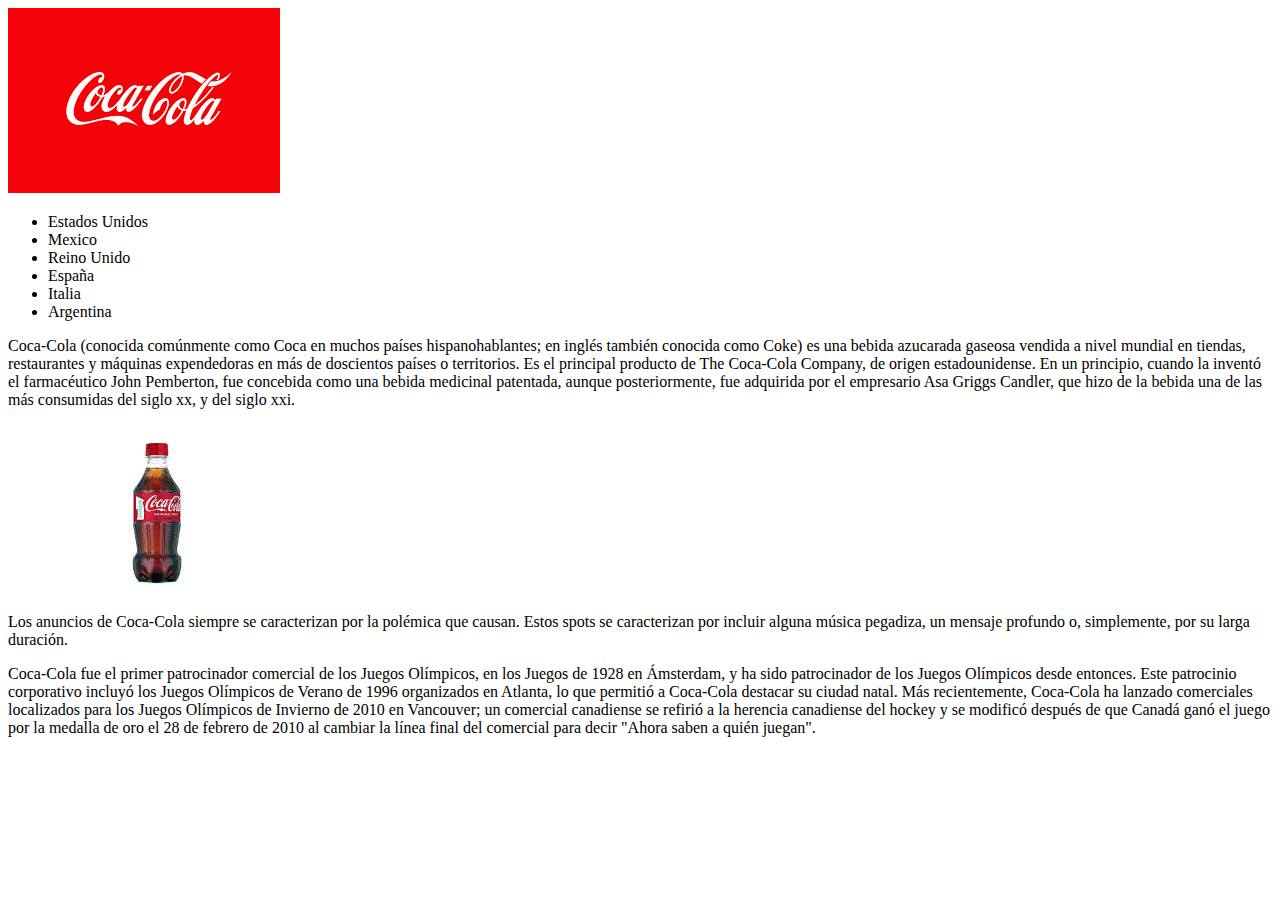
<file: clase3/tarea3.html>
<!DOCTYPE html>
<html lang="es">
  <head>
    <meta charset="UTF-8" />
    <meta http-equiv="X-UA-Compatible" content="IE=edge" />
    <meta name="viewport" content="width=device-width, initial-scale=1.0" />
    <title>Coca Cola</title>
  </head>
  <body>
    <header>
      <img src="descarga.png" />
    </header>

    <article>
      <section>
        <ul>
          <li>Estados Unidos</li>
          <li>Mexico</li>
          <li>Reino Unido</li>
          <li>España</li>
          <li>Italia</li>
          <li>Argentina</li>
        </ul>
      </section>
      <section>
        <p>
          Coca-Cola (conocida comúnmente como Coca en muchos países
          hispanohablantes; en inglés también conocida como Coke) es una bebida
          azucarada gaseosa vendida a nivel mundial en tiendas, restaurantes y
          máquinas expendedoras en más de doscientos países o territorios. Es el
          principal producto de The Coca-Cola Company, de origen estadounidense.
          En un principio, cuando la inventó el farmacéutico John Pemberton, fue
          concebida como una bebida medicinal patentada, aunque posteriormente,
          fue adquirida por el empresario Asa Griggs Candler, que hizo de la
          bebida una de las más consumidas del siglo xx, y del siglo xxi.
        </p>
      </section>
    </article>
    <article>
      <img src="botellacocacola.jfif" />
      <section>
        <p>
          Los anuncios de Coca-Cola siempre se caracterizan por la polémica que
          causan. Estos spots se caracterizan por incluir alguna música
          pegadiza, un mensaje profundo o, simplemente, por su larga duración.
        </p>
      </section>
      <section>
        <p>
          Coca-Cola fue el primer patrocinador comercial de los Juegos
          Olímpicos, en los Juegos de 1928 en Ámsterdam, y ha sido patrocinador
          de los Juegos Olímpicos desde entonces. Este patrocinio corporativo
          incluyó los Juegos Olímpicos de Verano de 1996 organizados en Atlanta,
          lo que permitió a Coca-Cola destacar su ciudad natal. Más
          recientemente, Coca-Cola ha lanzado comerciales localizados para los
          Juegos Olímpicos de Invierno de 2010 en Vancouver; un comercial
          canadiense se refirió a la herencia canadiense del hockey y se
          modificó después de que Canadá ganó el juego por la medalla de oro el
          28 de febrero de 2010 al cambiar la línea final del comercial para
          decir "Ahora saben a quién juegan".
        </p>
      </section>
    </article>
  </body>
  <footer></footer>
</html>
</file>
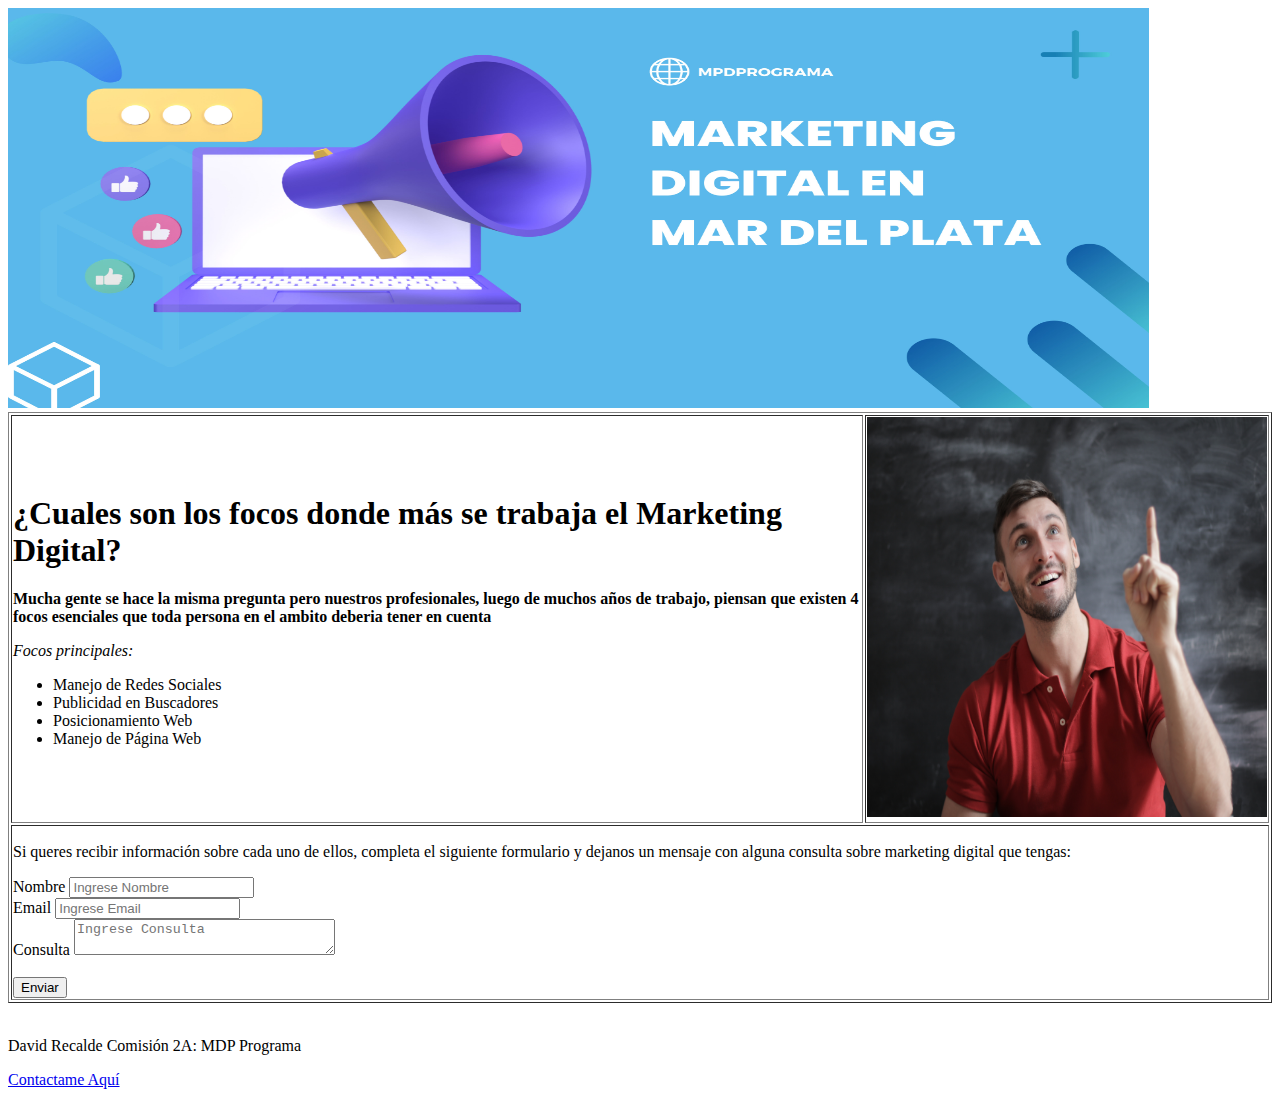
<file: laboratorio/laboratorio1.html>
<!DOCTYPE html>
<html lang="es">
  <head>
    <meta charset="UTF-8" />
    <meta http-equiv="X-UA-Compatible" content="IE=edge" />
    <meta name="viewport" content="width=device-width, initial-scale=1.0" />
    <title>Marketing Digital</title>
  </head>
  <body>
    <img src="md.jpg" width="1141" height="400" />
    <table border="1">
      <tr>
        <td>
          <h1>
            ¿Cuales son los focos donde más se trabaja el Marketing Digital?
          </h1>
          <p>
            <b
              >Mucha gente se hace la misma pregunta pero nuestros
              profesionales, luego de muchos años de trabajo, piensan que
              existen 4 focos esenciales que toda persona en el ambito deberia
              tener en cuenta</b
            >
          </p>
          <p>
            <em>Focos principales:</em>
          </p>
          <ul>
            <li>Manejo de Redes Sociales</li>
            <li>Publicidad en Buscadores</li>
            <li>Posicionamiento Web</li>
            <li>Manejo de Página Web</li>
          </ul>
        </td>
        <td><img src="piensa.jpg" alt="" width="400" height="400" /></td>
      </tr>
      <tr>
        <td colspan="2">
          <p>
            Si queres recibir información sobre cada uno de ellos, completa el
            siguiente formulario y dejanos un mensaje con alguna consulta sobre
            marketing digital que tengas:
          </p>
          <form>
            <label for="nombre">Nombre</label>
            <input
              name="nombre"
              type="text"
              id="nombre"
              placeholder="Ingrese Nombre"
            />
            <br />
            <label for="email">Email</label>
            <input
              name="email"
              type="text"
              id="email"
              placeholder="Ingrese Email"
            />
            <br />
            <label for="consulta">Consulta</label>
            <textarea
              id="consulta"
              cols="30"
              placeholder="Ingrese Consulta"
              name="consulta"
            ></textarea>
            <br />
            <br />
            <button type="submit">Enviar</button>
          </form>
        </td>
      </tr>
    </table>
    <footer>
      <br />
      <p>David Recalde Comisión 2A: MDP Programa</p>
      <a href="mailto:david_re12@hotmail.com">Contactame Aquí</a>
    </footer>
  </body>
</html>
</file>
<file: cv/css/style.css>
:root {
  --bgcolor: #beb8ac;
  --blue: #2fb7fe;
  --black: #3d3f42;
  --white: #f4f7ff;
  --gray: #d8dce4;
  --lightgray: #8e9095;
}
* {
  margin: 0px;
  padding: 0px;
  box-sizing: border-box;
  font-family: monospace;
}
body {
  background: var(--bgcolor);
}
.clearfix {
  clear: both;
}
.resume-box {
  width: 800px;
  height: 1000px;
  margin: 100px auto;
  background: var(--white);
  box-shadow: 5px 21px 20px 20px #3d3f4238;
}
.left-section {
  background: var(--black);
  width: 250px;
  height: 1000px;
  float: left;
}
.profile {
  overflow: hidden;
  position: relative;
}
.blue-box {
  width: 257px;
  height: 407px;
  background: var(--blue);
  margin-left: -100px;
  transform: rotateZ(48deg);
  margin-top: -178px;
}
.profile-img {
  position: absolute;
  z-index: 9;
  width: 120px;
  height: 120px;
  transform: translate(-50%, -50%);
  left: 50%;
  top: 50%;
  border-radius: 50%;
  border: 3px solid var(--gray);
}
.name {
  color: var(--gray);
  text-align: center;
  margin-top: -34px;
  font-size: 30px;
  letter-spacing: 2px;
  font-weight: 400;
  text-transform: uppercase;
}
.name span {
  color: var(--blue);
}
.n-p {
  width: 180px;
  margin: 0 auto;
  text-align: center;
  padding: 7px;
  border-bottom: 1px solid var(--gray);
  border-top: 1px solid var(--gray);
  color: var(--gray);
  margin-top: 11px;
  text-transform: uppercase;
}
.info {
  margin-top: 50px;
}
.heading {
  width: 180px;
  margin: 0 auto;
  padding: 2px;
  border-bottom: 1px solid var(--gray);
  border-top: 1px solid var(--gray);
  color: var(--gray);
  margin-top: 11px;
  text-transform: uppercase;
  font-size: 18px;
}
.p1 {
  color: var(--gray);
  width: 184px;
  margin: 0 auto;
  margin-top: 25px;
  font-size: 15px;
  line-height: 14px;
}
.p1 span {
  font-size: 12px;
}
.span1 img {
  background: white;
  width: 30px;
  padding: 6px;
  border-radius: 16px;
  float: left;
  margin-right: 10px;
}
.right-section {
  padding: 40px 30px;
  background: var(--white);
  width: 68%;
  float: left;
  height: 1000px;
}
.right-heading img {
  background: #3d3f42;
  width: 36px;
  padding: 7px;
  border-radius: 17px;
  float: left;
  display: inline-block;
  margin-top: -6px;
}
.p2 {
  margin: 0 auto;
  padding: 2px;
  border-bottom: 1px solid var(--lightgray);
  border-top: 1px solid var(--lightgray);
  color: var(--black);
  text-transform: uppercase;
  font-size: 18px;
  font-weight: bolder;
  margin-left: 50px;
  line-height: 18px;
}
.p3 {
  margin-top: 20px;
  color: var(--lightgray);
  text-align: justify;
  word-spacing: -4px;
}
.left {
  width: 25%;
  float: left;
}
.right {
  width: 75%;
  float: left;
}
.lr-box {
  margin-top: 20px;
  margin-bottom: 20px;
}
.p4 {
  font-size: 14px;
  font-weight: 600;
}
.p5 {
  font-size: 12px;
  color: var(--lightgray);
}
</file>
<file: laboratorio11/estilos.css>
*{
    box-sizing: border-box;
    margin: 0;
}
.contenedor{
    display: flex;
    flex-wrap: wrap;
}
.contenedor div{
    background-color: orangered;
    border-radius: 10px;
    margin: 10px;
    border: 2px solid black;
}
.caja1{
    width: 100%;
    height: 100px;
}
.caja2{
    width: 60%;
    height: 400px;
}
.caja3{
    width: 35%;
    height: 400px;
}
</file>
<file: laboratorio3/style.css>
/*font-family: 'Poppins', sans-serif;*/

* {
  margin: 0;
  padding: 0px;
  box-sizing: border-box;
}

a {
  text-decoration: none;
  color: black;
}

body {
  font-family: "Poppins";
}

header {
  display: flex;
  height: 70px;
  background-color: aquamarine;
  justify-content: space-between;
  align-items: center;
  padding: 10px;
}

.logo {
  display: flex;
  align-items: center;
}

.logo img {
  height: 50px;
  margin-right: 10px;
}

nav a {
  font-weight: 600;
  padding-right: 10px;
}

nav a:hover {
  color: blue;
  font-size: 30px;
}

aside {
  width: 30%;
  padding: 112.5px 20px 20px 20px;
  float: left;
}

aside p {
  font-size: 40px;
  align-items: center;
  letter-spacing: 4px;
  font-family: sans-serif;
  margin-top: 10px;
  margin-bottom: 10px;
}

aside nav ul li {
  list-style-type: none;

  margin-bottom: 20px;
  font-size: 20px;
  border-bottom: 2px solid blue;
}

aside form {
  width: 100%;
  padding: 20px;
  border: 2px solid blue;
  border-radius: 10px;
}

aside form h1 {
  text-align: center;
  padding-bottom: 10px;
}

aside form input,
aside form textarea {
  width: 100%;
  padding: 10px;
  margin-bottom: 10px;
  border-radius: 10px;
}

::placeholder {
  color: blue;
}

aside form textarea {
  height: 80px;
}

aside form button {
  width: 100%;
  padding: 10px;
  border: none;
  cursor: pointer;
  border-radius: 10px;
  font-size: 20px;
  font-weight: bold;
}

aside form button:hover {
  background-color: aqua;
}

main {
  width: 70%;
  float: left;
  padding: 112.5px 20px 20px 20px;
}

main section .card {
  width: 30%;
  margin: 10px;
  border: 2px solid darkgray;
  border-radius: 10px;
  float: left;
}

main section .card .card-imagen,
.card-imagen1,
.card-imagen2,
.card-imagen3,
.card-imagen4,
.card-imagen5 {
  height: 300px;
  background-size: cover;
  background-repeat: no-repeat;
  border-radius: 10px 10px 0px 0px;
}

main section .card .card-imagen {
  background-image: url(../laboratorio3/img/foto.jpg);
}

main section .card .card-imagen1 {
  background-image: url(../laboratorio3/img/foto1.jpg);
}

main section .card .card-imagen2 {
  background-image: url(../laboratorio3/img/foto2.jpg);
}

main section .card .card-imagen3 {
  background-image: url(../laboratorio3/img/foto3.jpg);
}

main section .card .card-imagen4 {
  background-image: url(../laboratorio3/img/foto4.jpg);
}

main section .card .card-imagen5 {
  background-image: url(../laboratorio3/img/foto5.jpg);
}

main section .card .desciption {
  padding: 20px;
  font-family: sans-serif;
}

main section .card button {
  width: 100%;
  border: none;
  border-radius: 0 0 10px 10px;
  padding: 10px;
  color: black;
  font-weight: bold;
  cursor: pointer;
}

main section .card p {
  background: darkgrey;
  width: 30%;
  color: white;
  font-size: 15px;
  font-weight: bold;
  border-radius: 0 0 10px 0;
}

main section .card button:hover {
  background: aqua;
}

footer {
  clear: both;
  width: 100%;
  background: aquamarine;
  margin: 0;
  padding: 30px;
}

footer div {
  width: 100%;
  font-weight: bold;
}

footer div span {
  float: right;
}
</file>
<file: laboratorio4/style.css>
* {
  margin: 0;
}

header {
  background-color: white;
  display: flex;
  justify-content: space-between;
  height: 90px;
  align-items: center;
  padding: 10px;
}

header .logo img {
  max-width: 100px;
  margin-right: 10px;
}

header .logo {
  display: flex;
  align-items: center;
}

header nav {
  display: flex;
  justify-content: center;
  align-content: center;
  align-items: center;
  width: 70%;
}

header nav ul li {
  display: inline-block;
}

header nav ul li a {
  text-decoration: none;
  color: darkred;
  font-size: 30px;
  padding-right: 20px;
}

header nav ul li a:hover {
  color: lightsalmon;
  border-bottom: 2px solid lightsalmon;
}

footer {
  background-color: orange;
  display: flex;
  color: white;
  height: 15vh;
  justify-content: space-around;
  align-items: center;
}

main {
  display: flex;
  background-color: darkred;
  flex-wrap: wrap;
  justify-content: space-around;
}

main .card {
  width: 20%;
  margin: 10px;
  background-color: white;
  border-radius: 20px;
  margin-bottom: 10px;
  height: 400px;
}

main .card .image img {
  max-width: 100%;
  border-radius: 20px 20px 0px 0px;
}

main .card .price {
  margin: 30px;
  font-size: 20px;
  color: black;
  font-weight: bold;
  padding: 10px;
  border-left: 2px solid orange;
  text-align: center;
}

main .card .tittle {
  font-size: 25px;
  text-align: center;
  padding: 20px;
}

main .card .cart {
  display: none;
}

main .card .price:hover {
  color: white;
  font-size: 1rem;
  cursor: pointer;
  background-color: green;
  border-radius: 10px;
  border: 2px solid grey;
}

main .card .price:hover .cart {
  display: inline-block;
}

.flotante {
  position: fixed;
  right: 10px;
  bottom: 10px;
}

.flotante button {
  height: 50px;
  width: 50px;
  background-color: green;
  border-radius: 100%;
}

.flotante button i {
  color: white;
  font-size: 2rem;
}

.flotante button:hover {
  background-color: white;
}

.flotante button:hover > i {
  color: green;
}

footer {
  display: flex;
  justify-content: space-between;
  align-items: center;
}

footer .contenedor {
  margin-left: 20px;
  font-size: 15px;
}

footer .redes {
  margin-right: 20%;
  display: flex;
  flex-wrap: nowrap;
  align-items: center;
  gap: 10px;
  font-size: 1.5rem;
}
</file>
<file: laboratorio5/style.css>
* {
  margin: 0;
}

header {
  background-color: black;
  display: flex;
  justify-content: space-between;
  height: 90px;
  align-items: center;
  padding: 10px;
}

header .logo img {
  max-width: 100px;
  margin-right: 10px;
}

header .logo {
  display: flex;
  align-items: center;
}

header nav {
  display: flex;
  justify-content: center;
  align-content: center;
  align-items: center;
  width: 70%;
}

header nav ul li {
  display: inline-block;
}

header nav ul li a {
  text-decoration: none;
  color: white;
  font-size: 30px;
  padding-right: 20px;
}

header nav ul li a:hover {
  color: rgba(116, 44, 175, 0.8);
}

footer {
  background-color: black;
  display: flex;
  color: white;
  height: 15vh;
  justify-content: space-around;
  align-items: center;
}

main {
  display: flex;
  background: linear-gradient(to top, rgb(60, 0, 100), rgb(116, 44, 175));
  flex-wrap: wrap;
  justify-content: space-around;
}

main .card {
  width: 20%;
  margin: 10px;
  background-color: white;
  margin-bottom: 10px;
}

main .card .image img {
  max-width: 100%;
}

main .card .price {
  margin: 30px;
  display: flex;
  flex-direction: row;
}

main .card .price p {
  font-size: 20px;
  color: black;
  font-weight: bold;
  padding: 10px;
}

main .card .description {
  font-size: 16px;
  text-align: justify;
  padding: 20px;
}

main .card .cart {
  padding-left: 20px;
  color: white;
  width: 10%;
}

main .card .price:hover {
  color: white;
  font-size: 16px;
  cursor: pointer;
  background-color: rgb(33, 199, 0);
  border: 2px solid black;
  text-align: justify;
}

main .card .price:hover .cart {
  display: inline-block;
  margin: 10px;
}

.flotante {
  position: fixed;
  right: 10px;
  bottom: 10px;
}

.flotante button {
  height: 50px;
  width: 50px;
  background-color: green;
  border-radius: 100%;
}

.flotante button i {
  color: white;
  font-size: 2rem;
}

.flotante button:hover {
  background-color: white;
}

.flotante button:hover > i {
  color: green;
}

footer {
  display: flex;
  justify-content: space-between;
  align-items: center;
}

footer .contenedor {
  margin-left: 20px;
  font-size: 15px;
}

footer .redes {
  margin-right: 20%;
  display: flex;
  flex-wrap: nowrap;
  align-items: center;
  gap: 10px;
  font-size: 1.5rem;
}
</file>
<file: laboratorio6/style.css>
* {
  margin: 0;
  padding: 0;
  box-sizing: border-box;
  font-family: "Rokkitt" "Open Sans";
  outline: none;
  border: none;
  text-decoration: none;
}

header {
  background: #fff;
  padding: 1rem 9%;
  display: flex;
  align-items: center;
  justify-content: space-between;
  z-index: 1000;
  box-shadow: 0 0.5rem 1rem rgba(0, 0, 0, 0.1);
  width: 100%;
}

header .logo {
  width: 25%;
  margin: 0;
}

header .logo img {
  max-width: 80%;
}

header nav {
  display: flex;
  flex-direction: row;
  width: 75%;
  padding-left: 1rem;
}

header nav a {
  font-size: 2rem;
  padding: 0 1.5rem;
  color: #666;
}

header nav a:hover {
  color: purple;
}

header .icons {
  display: flex;
  flex-direction: row;
  flex-wrap: nowrap;
}

header .icons a {
  font-size: 2rem;
  color: #333;
  margin-left: 1.5rem;
}

header .icons a:hover {
  color: purple;
}

.container {
  display: flex;
  flex-direction: column;
}

main {
  display: flex;
  flex-direction: column;
  height: 100%;
  padding-bottom: 10px;
}

main .productos {
  display: flex;
  flex-direction: row;
  flex-wrap: wrap;
  height: 100%;
  justify-content: space-around;
}

main .productos .cardcontainer {
  width: 50%;
  display: grid;
  grid-template-columns: 1fr 1fr;
  margin-left: 10px;
  margin-top: 10px;
  background-color: red;
  row-gap: 10px;
}

main .productos .cardcontainer .card {
  width: 90%;
  border: 2px;
  gap: 10px;
  background-color: orange;
  border-radius: 20px;
  border-top-left-radius: 70px;
  overflow: hidden;
  margin-bottom: 10px;
}

main .productos .cardcontainer .card .imagen {
  position: relative;
}

main .productos .cardcontainer .card .imagen p {
  position: absolute;
  bottom: 20px;
  left: 200px;
  background-color: green;
  padding: 2px;
  color: white;
}

main .productos .cardcontainer .card img {
  width: 100%;
  height: 200px;
  object-fit: cover;
}

main .productos .cardcontainer .card .botones {
  display: flex;
  flex-direction: row;
  align-items: center;
  justify-content: space-around;
  margin-bottom: 10px;
  margin-top: 10px;
}

main .productos .cardcontainer .card .botones button {
  border-radius: 10px;
}

main .productos .cardgrande {
  width: 40%;
  margin-top: 10px;
  background-color: yellow;
}

main .productos .cardgrande img {
  width: 50%;
  object-fit: contain;
}

footer {
  background-color: blue;
}
</file>
<file: laboratorio9/style.css>
#lupa {
  padding-left: 10px;
  padding-top: 16px;
}

.redesSociales {
  top: 25%;
  background-color: rgba(0, 0, 0, 0.38);
  border: none;
  border-radius: 0 10px 10px 0;
  padding: 10px;
  z-index: 99999;
}

.redesSociales ul {
  margin: 0;
  padding: 0;
  list-style: none;
}

.redesSociales ul a i {
  font-size: 30px;
  color: white;
  padding-top: 10px;
  padding-bottom: 10px;
}

.carousel-indicators button {
  border-radius: 100%;
  height: 15px !important;
  width: 15px !important;
  background-color: blue !important;
}

.card-height img {
  height: 100%;
}

.card-height:hover a.btn {
  display: inline !important;
}
</file>
